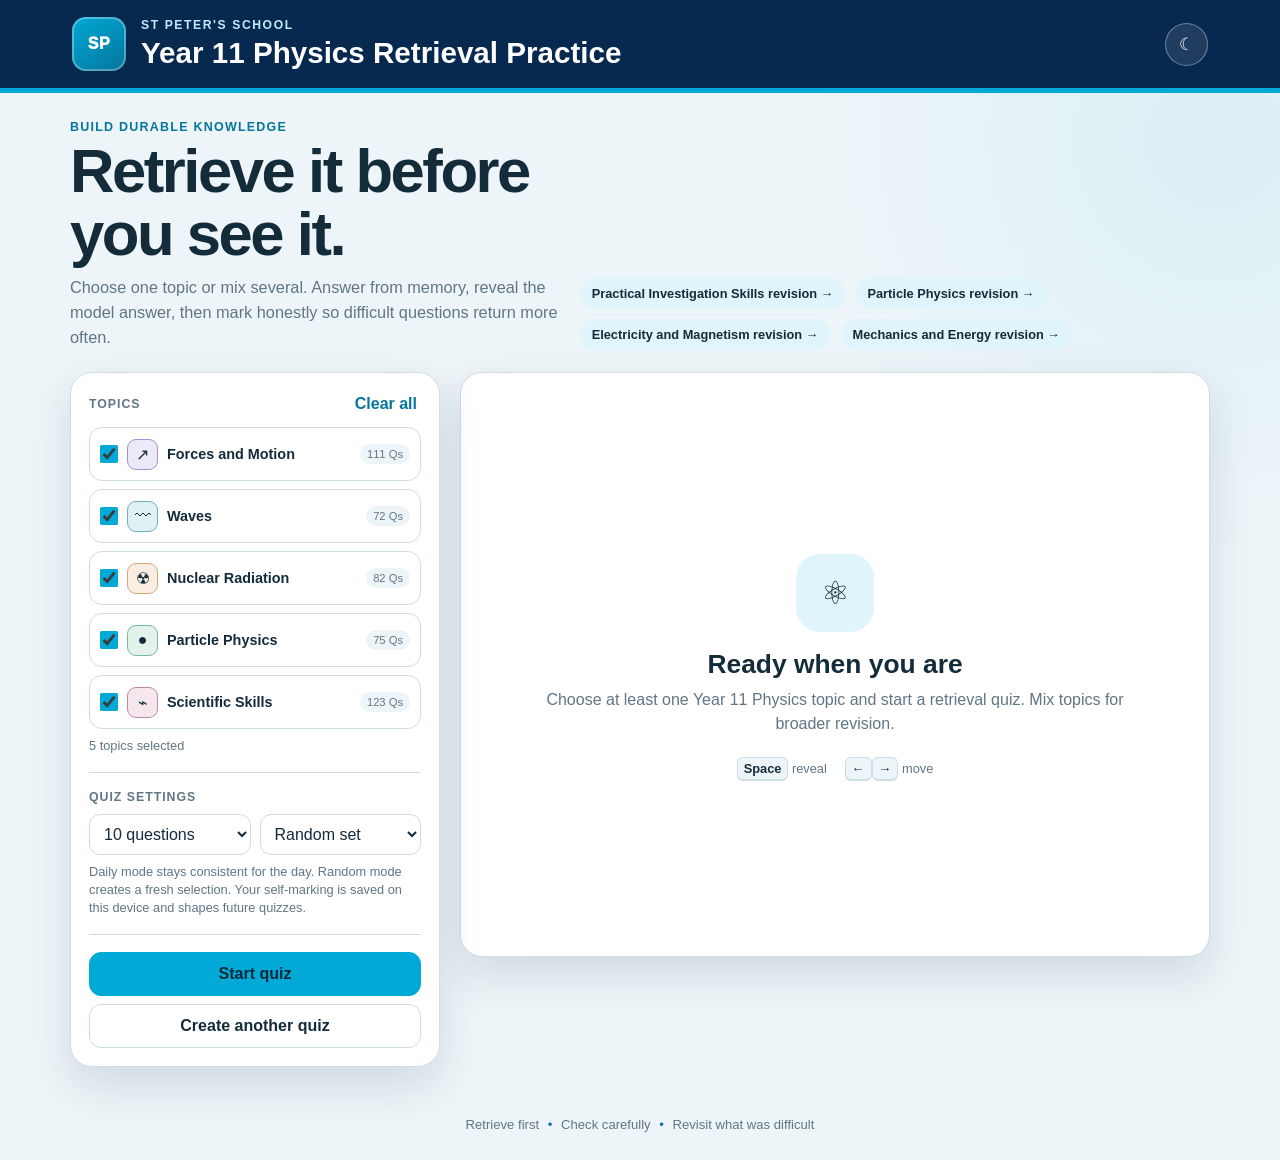
<file: index.html>
<!doctype html>
<html lang="en">
  <head>
    <meta charset="UTF-8" />
    <meta name="viewport" content="width=device-width, initial-scale=1.0" />
    <meta
      name="description"
      content="Year 11 Physics retrieval practice for St Peter's School."
    />
    <meta name="theme-color" content="#07284f" />
    <title>Year 11 Physics Retrieval Practice</title>
    <link rel="stylesheet" href="./styles.css" />
    <script src="./questions.js" defer></script>
    <script src="./app.js" defer></script>
  </head>
  <body>
    <header class="site-header">
      <div class="header-inner">
        <div class="school-badge" aria-hidden="true">SP</div>
        <div class="brand">
          <p class="school-name">St Peter's School</p>
          <h1>Year 11 Physics Retrieval Practice</h1>
        </div>
        <button class="theme-toggle" id="theme-toggle" type="button" aria-label="Use dark theme">
          <span aria-hidden="true">☾</span>
        </button>
      </div>
    </header>

    <main>
      <section class="hero" aria-labelledby="hero-heading">
        <div>
          <p class="eyebrow">Build durable knowledge</p>
          <h2 id="hero-heading">Retrieve it before you see it.</h2>
          <p class="hero-copy">
            Choose one topic or mix several. Answer from memory, reveal the model answer,
            then mark honestly so difficult questions return more often.
          </p>
        </div>
        <div class="course-links"><a class="course-pill" href="./practical-skills-revision/">Practical Investigation Skills revision →</a><a class="course-pill" href="./particle-physics-revision/">Particle Physics revision →</a><a class="course-pill" href="./electricity-magnetism-revision/">Electricity and Magnetism revision →</a><a class="course-pill" href="./mechanics-energy-revision/">Mechanics and Energy revision →</a></div>
      </section>

      <div class="app-layout">
        <aside class="control-panel" aria-label="Quiz controls">
          <section class="control-block">
            <div class="label-row">
              <h3>Topics</h3>
              <button class="text-button" id="select-toggle" type="button">Clear all</button>
            </div>
            <div class="topic-list" id="topic-list"></div>
            <p class="selection-note" id="selection-note"></p>
          </section>

          <section class="control-block">
            <h3>Quiz settings</h3>
            <div class="select-grid">
              <label>
                <span class="sr-only">Number of questions</span>
                <select id="question-count">
                  <option value="5">5 questions</option>
                  <option value="10" selected>10 questions</option>
                  <option value="15">15 questions</option>
                  <option value="20">20 questions</option>
                  <option value="30">30 questions</option>
                  <option value="50">50 questions</option>
                </select>
              </label>
              <label>
                <span class="sr-only">Quiz selection mode</span>
                <select id="selection-mode">
                  <option value="random">Random set</option>
                  <option value="daily">Daily set</option>
                </select>
              </label>
            </div>
            <p class="settings-note">
              Daily mode stays consistent for the day. Random mode creates a fresh selection.
              Your self-marking is saved on this device and shapes future quizzes.
            </p>
          </section>

          <section class="control-block action-block">
            <button class="primary-button" id="start-button" type="button">Start quiz</button>
            <button class="secondary-button" id="another-button" type="button">Create another quiz</button>
          </section>
        </aside>

        <section class="quiz-card" id="quiz-card" aria-live="polite"></section>
      </div>
    </main>

    <footer>
      Retrieve first <span>•</span> Check carefully <span>•</span> Revisit what was difficult
    </footer>
  </body>
</html>
</file>
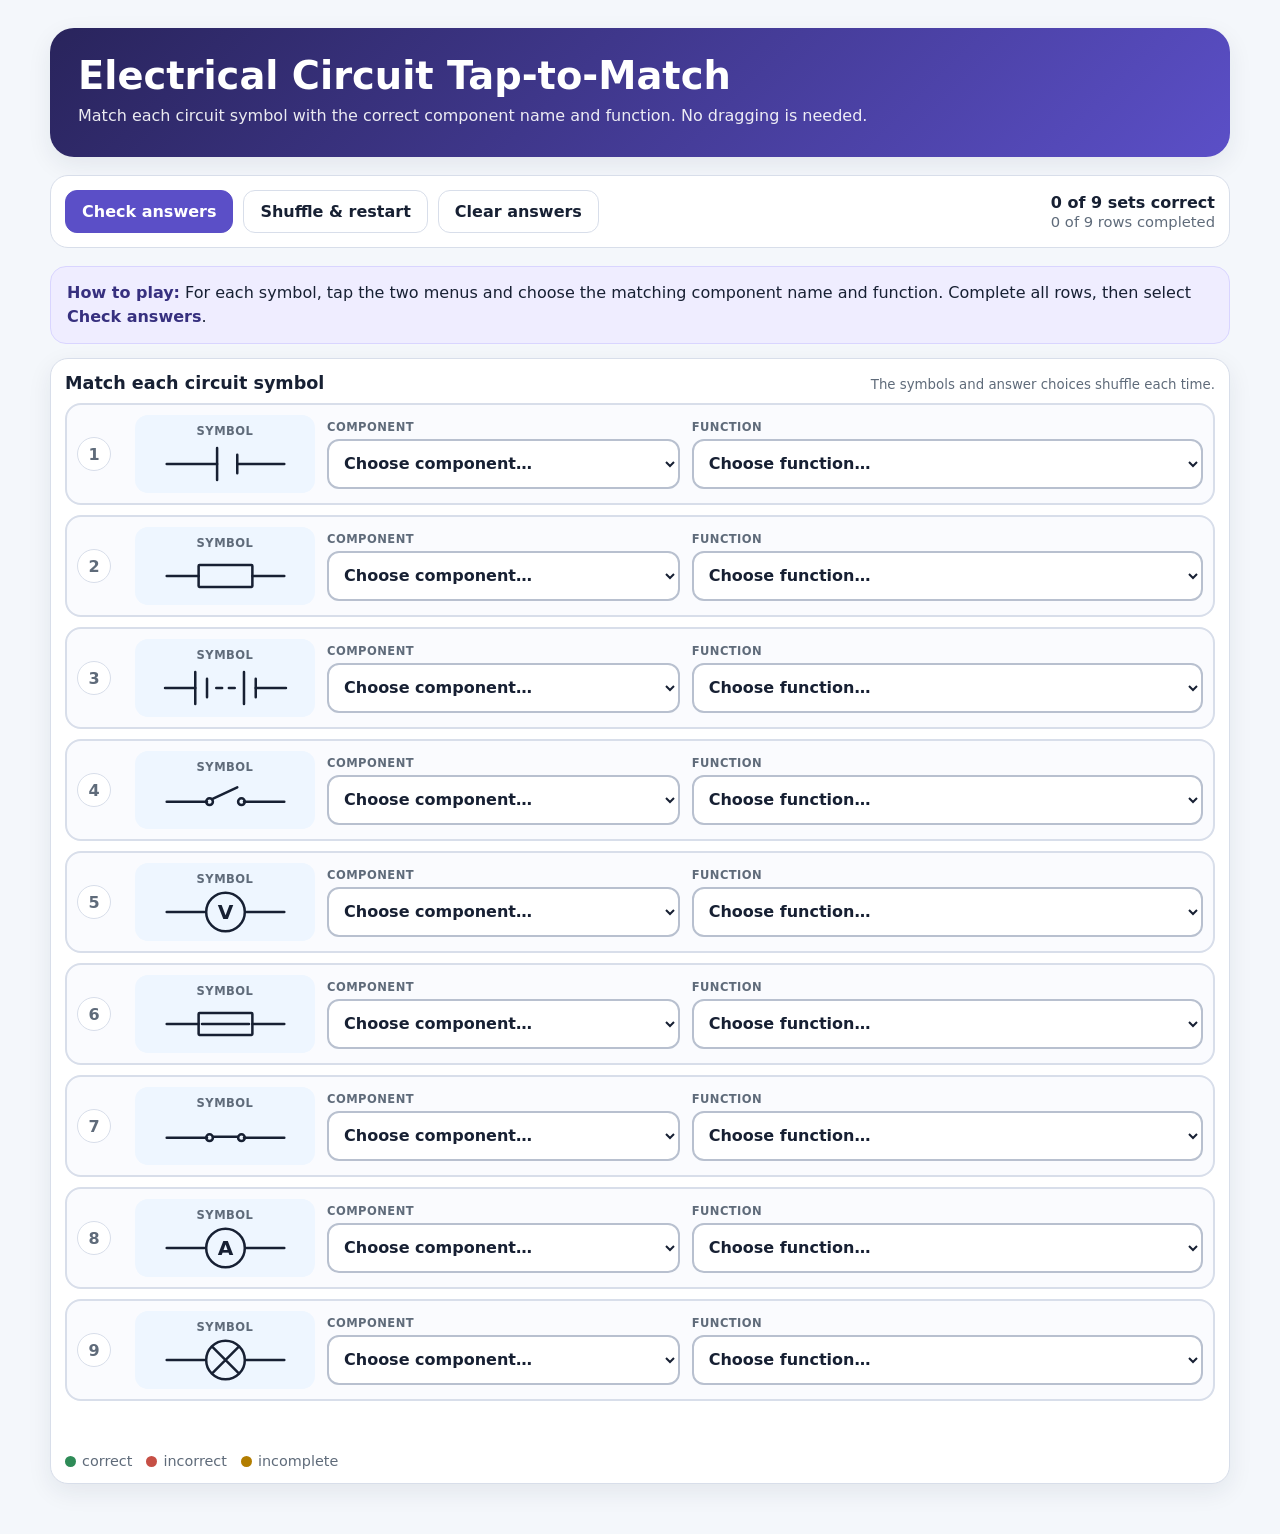
<file: circuit-card-sort/index.html>
<!doctype html>
<html lang="en">
<head>
  <meta charset="utf-8">
  <meta name="viewport" content="width=device-width, initial-scale=1">
  <title>Electrical Circuit Tap-to-Match</title>
  <style>
    :root {
      --bg: #f4f7fb;
      --panel: #ffffff;
      --ink: #172033;
      --muted: #5f6b7a;
      --line: #d8deea;
      --accent: #5b4fc7;
      --accent-soft: #efedff;
      --symbol: #eef6ff;
      --correct: #dff6e5;
      --correct-line: #2e8b57;
      --incorrect: #ffe8e5;
      --incorrect-line: #c64f45;
      --incomplete: #fff5d8;
      --incomplete-line: #b27d00;
      --shadow: 0 8px 24px rgba(30, 42, 70, .08);
    }

    * { box-sizing: border-box; }

    body {
      margin: 0;
      font-family: Inter, ui-sans-serif, system-ui, -apple-system, BlinkMacSystemFont, "Segoe UI", sans-serif;
      color: var(--ink);
      background: var(--bg);
    }

    button, select { font: inherit; }

    .page {
      width: min(1180px, calc(100% - 28px));
      margin: 0 auto;
      padding: 28px 0 50px;
    }

    .hero {
      background: linear-gradient(135deg, #29245c 0%, #5b4fc7 100%);
      color: white;
      border-radius: 24px;
      padding: 28px;
      box-shadow: var(--shadow);
    }

    .hero h1 {
      margin: 0 0 8px;
      font-size: clamp(1.7rem, 3vw, 2.7rem);
      line-height: 1.05;
    }

    .hero p {
      margin: 0;
      max-width: 850px;
      line-height: 1.55;
      color: rgba(255,255,255,.9);
    }

    .toolbar {
      margin: 18px 0;
      display: flex;
      gap: 10px;
      flex-wrap: wrap;
      align-items: center;
      background: var(--panel);
      border: 1px solid var(--line);
      border-radius: 18px;
      padding: 14px;
    }

    .toolbar button {
      border: 1px solid var(--line);
      background: white;
      color: var(--ink);
      padding: 11px 16px;
      border-radius: 12px;
      cursor: pointer;
      font-weight: 750;
    }

    .toolbar button.primary {
      border-color: var(--accent);
      background: var(--accent);
      color: white;
    }

    button:focus-visible,
    select:focus-visible {
      outline: 3px solid #ffd45a;
      outline-offset: 2px;
    }

    .status {
      margin-left: auto;
      min-width: 210px;
      text-align: right;
    }

    .status strong { display: block; }
    .status span { color: var(--muted); font-size: .92rem; }

    .instructions {
      margin: 0 0 14px;
      background: var(--accent-soft);
      border: 1px solid #d9d5ff;
      border-radius: 16px;
      padding: 14px 16px;
      line-height: 1.5;
    }

    .instructions b { color: #37307f; }

    .board {
      background: var(--panel);
      border: 1px solid var(--line);
      border-radius: 18px;
      padding: 14px;
      box-shadow: var(--shadow);
    }

    .board-title-row {
      display: flex;
      justify-content: space-between;
      align-items: baseline;
      gap: 12px;
      margin-bottom: 10px;
    }

    .board-title {
      margin: 0;
      font-size: 1.1rem;
    }

    .board-title-row small { color: var(--muted); }

    .matches {
      display: grid;
      gap: 10px;
    }

    .match-row {
      display: grid;
      grid-template-columns: 46px 180px minmax(200px, 1fr) minmax(300px, 1.45fr);
      gap: 12px;
      align-items: center;
      border: 2px solid var(--line);
      border-radius: 16px;
      padding: 10px;
      background: #fafbfe;
      transition: background .15s ease, border-color .15s ease;
    }

    .match-row.correct { background: var(--correct); border-color: var(--correct-line); }
    .match-row.incorrect { background: var(--incorrect); border-color: var(--incorrect-line); }
    .match-row.incomplete { background: var(--incomplete); border-color: var(--incomplete-line); }

    .row-number {
      display: grid;
      place-items: center;
      width: 34px;
      height: 34px;
      border-radius: 50%;
      background: white;
      border: 1px solid var(--line);
      color: var(--muted);
      font-weight: 900;
    }

    .symbol-card {
      min-height: 78px;
      border-radius: 13px;
      padding: 8px;
      background: var(--symbol);
      display: flex;
      flex-direction: column;
      justify-content: center;
      align-items: center;
      gap: 5px;
    }

    .type-tag,
    .field-label {
      font-size: .72rem;
      font-weight: 850;
      letter-spacing: .04em;
      text-transform: uppercase;
      color: var(--muted);
    }

    .symbol-svg {
      width: 100%;
      max-width: 145px;
      height: 42px;
      overflow: visible;
    }

    .answer-field {
      display: grid;
      gap: 5px;
      min-width: 0;
    }

    .answer-field select {
      width: 100%;
      min-height: 50px;
      border: 2px solid #b8c0cf;
      border-radius: 12px;
      padding: 9px 38px 9px 11px;
      background: white;
      color: var(--ink);
      cursor: pointer;
      font-weight: 650;
    }

    .match-row.correct select { border-color: var(--correct-line); }
    .match-row.incorrect select { border-color: var(--incorrect-line); }
    .match-row.incomplete select { border-color: var(--incomplete-line); }

    .feedback {
      margin-top: 14px;
      min-height: 28px;
      font-weight: 750;
    }

    .legend {
      margin-top: 10px;
      display: flex;
      flex-wrap: wrap;
      gap: 8px 14px;
      color: var(--muted);
      font-size: .9rem;
    }

    .legend span { display: inline-flex; align-items: center; gap: 6px; }
    .dot { width: 11px; height: 11px; border-radius: 50%; display: inline-block; }
    .dot.correct { background: var(--correct-line); }
    .dot.incorrect { background: var(--incorrect-line); }
    .dot.incomplete { background: var(--incomplete-line); }

    @media (max-width: 900px) {
      .match-row {
        grid-template-columns: 42px 160px 1fr;
      }

      .answer-field.function { grid-column: 2 / 4; }
    }

    @media (max-width: 650px) {
      .page { width: min(100% - 18px, 1180px); padding-top: 10px; }
      .hero { border-radius: 18px; padding: 20px; }
      .status { width: 100%; margin-left: 0; text-align: left; }
      .board-title-row { display: block; }
      .board-title-row small { display: block; margin-top: 4px; }

      .match-row {
        grid-template-columns: 38px 1fr;
        gap: 9px;
      }

      .symbol-card,
      .answer-field { grid-column: 2; }
      .answer-field.function { grid-column: 2; }
      .answer-field select { min-height: 52px; }
    }
  </style>
</head>
<body>
  <main class="page">
    <section class="hero">
      <h1>Electrical Circuit Tap-to-Match</h1>
      <p>Match each circuit symbol with the correct component name and function. No dragging is needed.</p>
    </section>

    <div class="toolbar" aria-label="Activity controls">
      <button class="primary" id="checkBtn" type="button">Check answers</button>
      <button id="restartBtn" type="button">Shuffle &amp; restart</button>
      <button id="clearBtn" type="button">Clear answers</button>
      <div class="status" aria-live="polite">
        <strong id="scoreText">0 of 9 sets correct</strong>
        <span id="completedText">0 of 9 rows completed</span>
      </div>
    </div>

    <div class="instructions">
      <b>How to play:</b> For each symbol, tap the two menus and choose the matching component name and function. Complete all rows, then select <b>Check answers</b>.
    </div>

    <section class="board" aria-label="Circuit symbol matching activity">
      <div class="board-title-row">
        <h2 class="board-title">Match each circuit symbol</h2>
        <small>The symbols and answer choices shuffle each time.</small>
      </div>
      <div class="matches" id="matches"></div>
      <div class="feedback" id="feedback" aria-live="polite"></div>
      <div class="legend" aria-label="Answer colour key">
        <span><i class="dot correct"></i> correct</span>
        <span><i class="dot incorrect"></i> incorrect</span>
        <span><i class="dot incomplete"></i> incomplete</span>
      </div>
    </section>
  </main>

  <script>
    const items = [
      { id: 'open-switch', component: 'Open Switch', fn: 'Breaks the circuit, so current cannot flow.' },
      { id: 'closed-switch', component: 'Closed Switch', fn: 'Completes the circuit, so current can flow.' },
      { id: 'lamp', component: 'Lamp', fn: 'Converts electrical energy into light and heat.' },
      { id: 'voltmeter', component: 'Voltmeter', fn: 'Measures voltage across a component.' },
      { id: 'ammeter', component: 'Ammeter', fn: 'Measures current flowing in a circuit.' },
      { id: 'resistor', component: 'Resistor', fn: 'Reduces or limits current.' },
      { id: 'fuse', component: 'Fuse', fn: 'Melts and breaks the circuit if current is too high.' },
      { id: 'cell', component: 'Cell', fn: 'Provides voltage to push charge around the circuit.' },
      { id: 'battery', component: 'Battery', fn: 'Two or more cells providing voltage.' }
    ];

    const matches = document.getElementById('matches');
    const scoreText = document.getElementById('scoreText');
    const completedText = document.getElementById('completedText');
    const feedback = document.getElementById('feedback');

    function shuffled(arr) {
      const copy = [...arr];
      for (let i = copy.length - 1; i > 0; i--) {
        const j = Math.floor(Math.random() * (i + 1));
        [copy[i], copy[j]] = [copy[j], copy[i]];
      }
      return copy;
    }

    function symbolSVG(id) {
      const common = 'stroke="currentColor" stroke-width="3" fill="none" stroke-linecap="round" stroke-linejoin="round"';
      const wrap = inner => `<svg class="symbol-svg" viewBox="0 0 160 50" role="img" aria-label="Circuit symbol" xmlns="http://www.w3.org/2000/svg">${inner}</svg>`;

      if (id === 'open-switch') return wrap(`<path ${common} d="M10 27 H58 M102 27 H150"/><circle ${common} cx="61" cy="27" r="4"/><circle ${common} cx="99" cy="27" r="4"/><path ${common} d="M64 24 L94 10"/>`);
      if (id === 'closed-switch') return wrap(`<path ${common} d="M10 27 H58 M102 27 H150"/><circle ${common} cx="61" cy="27" r="4"/><circle ${common} cx="99" cy="27" r="4"/><path ${common} d="M65 26 L95 26"/>`);
      if (id === 'lamp') return wrap(`<path ${common} d="M10 25 H55 M105 25 H150"/><circle ${common} cx="80" cy="25" r="23"/><path ${common} d="M65 10 L95 40 M95 10 L65 40"/>`);
      if (id === 'voltmeter') return wrap(`<path ${common} d="M10 25 H55 M105 25 H150"/><circle ${common} cx="80" cy="25" r="23"/><text x="80" y="33" text-anchor="middle" font-size="24" font-weight="700" fill="currentColor" stroke="none">V</text>`);
      if (id === 'ammeter') return wrap(`<path ${common} d="M10 25 H55 M105 25 H150"/><circle ${common} cx="80" cy="25" r="23"/><text x="80" y="33" text-anchor="middle" font-size="24" font-weight="700" fill="currentColor" stroke="none">A</text>`);
      if (id === 'resistor') return wrap(`<path ${common} d="M10 25 H48 M112 25 H150"/><rect ${common} x="48" y="12" width="64" height="26" rx="1"/>`);
      if (id === 'fuse') return wrap(`<path ${common} d="M10 25 H48 M112 25 H150"/><rect ${common} x="48" y="12" width="64" height="26" rx="1"/><path ${common} d="M52 25 H108"/>`);
      if (id === 'cell') return wrap(`<path ${common} d="M10 25 H70 M94 25 H150"/><path ${common} d="M70 6 V44 M94 14 V36"/>`);
      if (id === 'battery') return wrap(`<path ${common} d="M8 25 H44 M116 25 H152"/><path ${common} d="M44 6 V44 M58 14 V36 M102 6 V44 M116 14 V36"/><path ${common} d="M69 25 H76 M84 25 H91"/>`);
      return '';
    }

    function makeSelect(type, rowNumber) {
      const select = document.createElement('select');
      select.dataset.answer = type;
      select.setAttribute('aria-label', `Row ${rowNumber}: choose the ${type === 'component' ? 'component name' : 'function'}`);

      const prompt = document.createElement('option');
      prompt.value = '';
      prompt.textContent = type === 'component' ? 'Choose component…' : 'Choose function…';
      select.appendChild(prompt);

      shuffled(items).forEach(item => {
        const option = document.createElement('option');
        option.value = item.id;
        option.textContent = type === 'component' ? item.component : item.fn;
        select.appendChild(option);
      });

      select.addEventListener('change', () => {
        const row = select.closest('.match-row');
        row.classList.remove('correct', 'incorrect', 'incomplete');
        scoreText.textContent = `0 of ${items.length} sets correct`;
        feedback.textContent = '';
        updateStatus();
      });
      return select;
    }

    function makeRow(item, index) {
      const row = document.createElement('article');
      row.className = 'match-row';
      row.dataset.id = item.id;

      const number = document.createElement('div');
      number.className = 'row-number';
      number.textContent = index + 1;

      const symbol = document.createElement('div');
      symbol.className = 'symbol-card';
      symbol.innerHTML = `<span class="type-tag">Symbol</span>${symbolSVG(item.id)}`;

      const componentField = document.createElement('label');
      componentField.className = 'answer-field component';
      componentField.innerHTML = '<span class="field-label">Component</span>';
      componentField.appendChild(makeSelect('component', index + 1));

      const functionField = document.createElement('label');
      functionField.className = 'answer-field function';
      functionField.innerHTML = '<span class="field-label">Function</span>';
      functionField.appendChild(makeSelect('function', index + 1));

      row.append(number, symbol, componentField, functionField);
      return row;
    }

    function updateStatus() {
      const completed = [...document.querySelectorAll('.match-row')].filter(row =>
        row.querySelector('[data-answer="component"]').value &&
        row.querySelector('[data-answer="function"]').value
      ).length;
      completedText.textContent = `${completed} of ${items.length} rows completed`;
    }

    function checkAnswers() {
      let correct = 0;
      let completed = 0;

      document.querySelectorAll('.match-row').forEach(row => {
        row.classList.remove('correct', 'incorrect', 'incomplete');
        const component = row.querySelector('[data-answer="component"]').value;
        const fn = row.querySelector('[data-answer="function"]').value;

        if (!component || !fn) {
          row.classList.add('incomplete');
          return;
        }

        completed++;
        if (component === row.dataset.id && fn === row.dataset.id) {
          correct++;
          row.classList.add('correct');
        } else {
          row.classList.add('incorrect');
        }
      });

      scoreText.textContent = `${correct} of ${items.length} sets correct`;
      if (correct === items.length) {
        feedback.textContent = 'Excellent — all nine circuit component sets are correct.';
      } else if (completed < items.length) {
        feedback.textContent = `${correct} correct so far. Complete the amber rows, then check again.`;
      } else {
        feedback.textContent = `${correct} correct. Change the answers in the red rows and check again.`;
      }
    }

    function clearAnswers() {
      document.querySelectorAll('select').forEach(select => { select.value = ''; });
      document.querySelectorAll('.match-row').forEach(row => row.classList.remove('correct', 'incorrect', 'incomplete'));
      scoreText.textContent = `0 of ${items.length} sets correct`;
      feedback.textContent = '';
      updateStatus();
    }

    function restart() {
      matches.innerHTML = '';
      shuffled(items).forEach((item, index) => matches.appendChild(makeRow(item, index)));
      scoreText.textContent = `0 of ${items.length} sets correct`;
      feedback.textContent = '';
      updateStatus();
    }

    document.getElementById('checkBtn').addEventListener('click', checkAnswers);
    document.getElementById('restartBtn').addEventListener('click', restart);
    document.getElementById('clearBtn').addEventListener('click', clearAnswers);

    restart();
  </script>
</body>
</html>
</file>
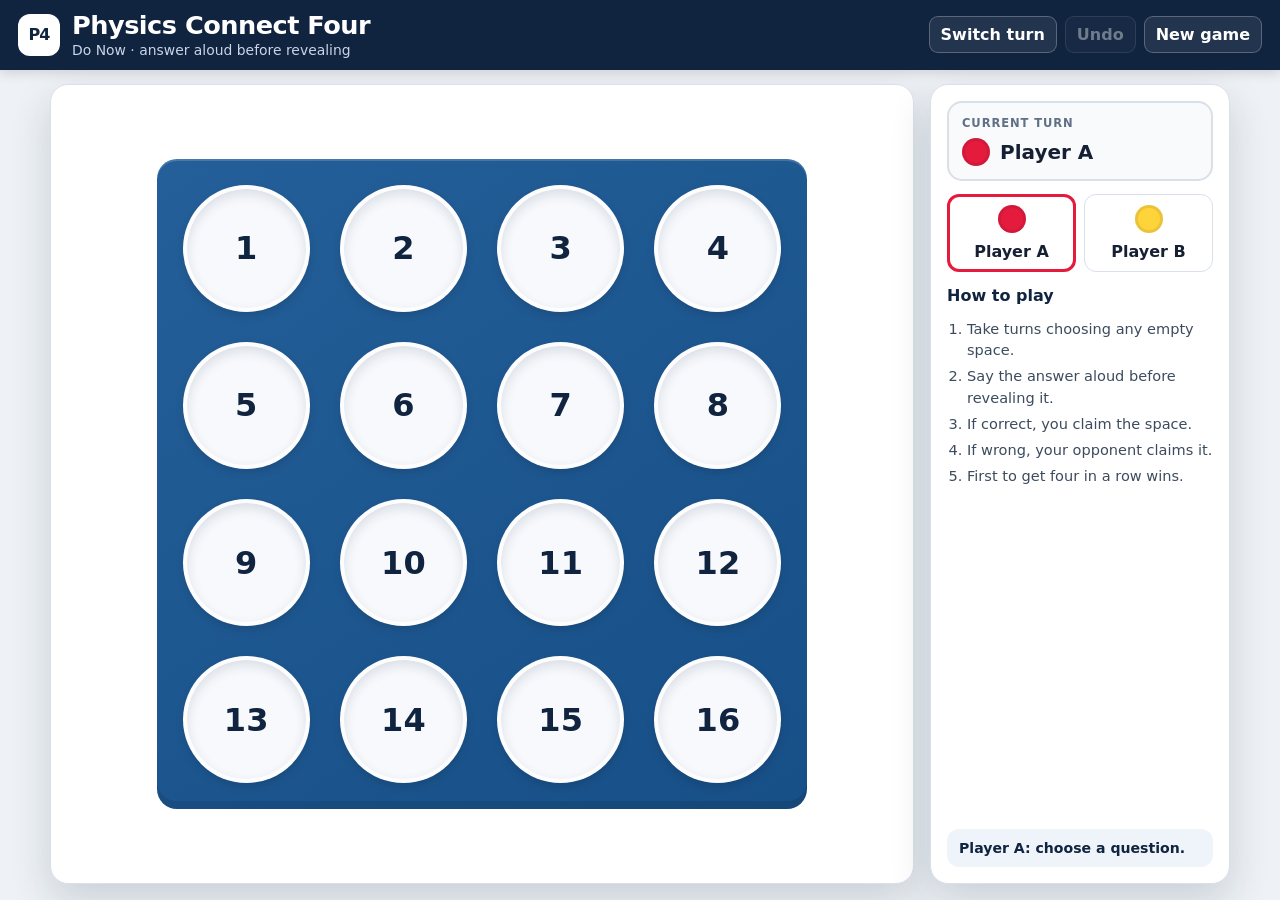
<file: connect-four-do-now/index.html>
<!DOCTYPE html>
<html lang="en">
<head>
  <meta charset="UTF-8" />
  <meta name="viewport" content="width=device-width, initial-scale=1.0" />
  <title>Physics Connect Four – Do Now</title>
  <style>
    :root {
      --navy: #10233f;
      --navy-2: #18365f;
      --blue: #245a8d;
      --board: #174f87;
      --red: #e51b3e;
      --red-dark: #b90f2c;
      --yellow: #ffd43b;
      --yellow-dark: #d9aa00;
      --cream: #f7f4ec;
      --white: #ffffff;
      --ink: #172033;
      --muted: #607086;
      --border: #d9e0e8;
      --success: #17834f;
      --danger: #b3273e;
      --shadow: 0 16px 40px rgba(14, 34, 59, 0.16);
    }

    * { box-sizing: border-box; }

    html, body {
      margin: 0;
      min-height: 100%;
      font-family: Inter, ui-sans-serif, system-ui, -apple-system, BlinkMacSystemFont, "Segoe UI", sans-serif;
      background: #eef2f6;
      color: var(--ink);
    }

    body {
      min-height: 100vh;
      overflow-x: hidden;
    }

    button, input { font: inherit; }

    .app {
      min-height: 100vh;
      display: flex;
      flex-direction: column;
    }

    header {
      background: var(--navy);
      color: white;
      padding: 12px 18px;
      display: flex;
      align-items: center;
      justify-content: space-between;
      gap: 18px;
      box-shadow: 0 2px 12px rgba(0,0,0,.16);
      z-index: 2;
    }

    .title-wrap {
      display: flex;
      align-items: center;
      gap: 12px;
      min-width: 0;
    }

    .mini-logo {
      width: 42px;
      height: 42px;
      border-radius: 12px;
      display: grid;
      place-items: center;
      background: white;
      color: var(--navy);
      font-weight: 900;
      letter-spacing: -1px;
      flex: 0 0 auto;
    }

    h1 {
      margin: 0;
      font-size: clamp(1.25rem, 2vw, 1.8rem);
      line-height: 1.05;
      letter-spacing: -0.02em;
    }

    .subtitle {
      margin-top: 3px;
      color: #c8d6e8;
      font-size: .87rem;
    }

    .header-actions {
      display: flex;
      gap: 8px;
      flex-wrap: wrap;
      justify-content: flex-end;
    }

    .header-btn {
      border: 1px solid rgba(255,255,255,.25);
      background: rgba(255,255,255,.08);
      color: white;
      border-radius: 9px;
      padding: 8px 11px;
      cursor: pointer;
      font-weight: 700;
    }

    .header-btn:hover { background: rgba(255,255,255,.15); }
    .header-btn:disabled { opacity: .4; cursor: not-allowed; }

    main {
      flex: 1;
      width: min(1180px, calc(100% - 24px));
      margin: 0 auto;
      padding: 14px 0 16px;
      display: grid;
      grid-template-columns: minmax(0, 1fr) 300px;
      gap: 16px;
      align-items: stretch;
    }

    .board-card, .side-card {
      background: white;
      border: 1px solid var(--border);
      border-radius: 18px;
      box-shadow: var(--shadow);
    }

    .board-card {
      padding: 12px;
      display: flex;
      align-items: center;
      justify-content: center;
      min-height: 0;
    }

    .board {
      width: min(100%, 650px);
      aspect-ratio: 1 / 1;
      background: linear-gradient(145deg, #245f99, var(--board));
      border-radius: 20px;
      padding: clamp(10px, 1.5vw, 17px);
      display: grid;
      grid-template-columns: repeat(4, 1fr);
      grid-template-rows: repeat(4, 1fr);
      gap: clamp(8px, 1.2vw, 13px);
      box-shadow: inset 0 -8px 0 rgba(0,0,0,.10), inset 0 2px 0 rgba(255,255,255,.16);
    }

    .cell {
      border: 0;
      background: transparent;
      padding: 0;
      cursor: pointer;
      display: grid;
      place-items: center;
      position: relative;
      min-width: 0;
    }

    .disc {
      width: 88%;
      aspect-ratio: 1;
      border-radius: 50%;
      display: grid;
      place-items: center;
      background: #f7f9fc;
      color: var(--navy);
      font-size: clamp(1.15rem, 3.5vw, 2rem);
      font-weight: 900;
      border: 4px solid rgba(255,255,255,.72);
      box-shadow: inset 0 5px 12px rgba(16,35,63,.12), 0 4px 9px rgba(0,0,0,.12);
      transition: transform .14s ease, box-shadow .14s ease, background .18s ease;
      user-select: none;
    }

    .cell:hover .disc {
      transform: translateY(-2px) scale(1.02);
      box-shadow: inset 0 5px 12px rgba(16,35,63,.12), 0 7px 14px rgba(0,0,0,.18);
    }

    .cell.claimed { cursor: default; }
    .cell.claimed:hover .disc { transform: none; }

    .cell.red .disc {
      background: radial-gradient(circle at 35% 30%, #ff526d, var(--red) 58%, var(--red-dark));
      color: white;
      border-color: rgba(255,255,255,.24);
    }

    .cell.yellow .disc {
      background: radial-gradient(circle at 35% 30%, #ffe985, var(--yellow) 58%, var(--yellow-dark));
      color: #4f3a00;
      border-color: rgba(255,255,255,.4);
    }

    .cell.winner .disc {
      outline: 6px solid white;
      outline-offset: -8px;
      animation: pulse 1s ease-in-out infinite alternate;
    }

    @keyframes pulse {
      from { transform: scale(1); }
      to { transform: scale(1.06); }
    }

    .side-card {
      padding: 16px;
      display: flex;
      flex-direction: column;
      gap: 13px;
    }

    .turn-card {
      border: 2px solid var(--border);
      border-radius: 15px;
      padding: 13px;
      background: #f8fafc;
    }

    .turn-label {
      text-transform: uppercase;
      letter-spacing: .08em;
      font-size: .72rem;
      font-weight: 900;
      color: var(--muted);
      margin-bottom: 8px;
    }

    .turn-player {
      display: flex;
      align-items: center;
      gap: 10px;
      font-size: 1.25rem;
      font-weight: 900;
    }

    .token-dot {
      width: 28px;
      height: 28px;
      border-radius: 50%;
      border: 3px solid rgba(0,0,0,.08);
      flex: 0 0 auto;
    }

    .token-dot.red { background: var(--red); }
    .token-dot.yellow { background: var(--yellow); }

    .players {
      display: grid;
      grid-template-columns: 1fr 1fr;
      gap: 8px;
    }

    .player-box {
      border-radius: 12px;
      padding: 10px;
      border: 1px solid var(--border);
      background: white;
      text-align: center;
    }

    .player-box strong { display: block; margin-top: 5px; }
    .player-box.active { border-width: 3px; padding: 8px; }
    .player-box.active.a { border-color: var(--red); }
    .player-box.active.b { border-color: #e6b700; }

    .side-card h2 {
      font-size: 1rem;
      margin: 1px 0 0;
      color: var(--navy);
    }

    .rules {
      margin: 0;
      padding-left: 20px;
      font-size: .91rem;
      color: #3c4b5e;
      line-height: 1.46;
    }

    .rules li + li { margin-top: 5px; }

    .status {
      margin-top: auto;
      border-radius: 12px;
      padding: 11px 12px;
      background: #eef4fa;
      color: var(--navy);
      font-size: .88rem;
      font-weight: 700;
    }

    .modal-backdrop {
      position: fixed;
      inset: 0;
      background: rgba(8, 18, 33, .68);
      display: none;
      align-items: center;
      justify-content: center;
      padding: 18px;
      z-index: 20;
      backdrop-filter: blur(4px);
    }

    .modal-backdrop.open { display: flex; }

    .modal {
      width: min(760px, 100%);
      max-height: min(90vh, 760px);
      overflow: auto;
      background: white;
      border-radius: 20px;
      box-shadow: 0 24px 80px rgba(0,0,0,.32);
      padding: clamp(20px, 4vw, 34px);
      position: relative;
    }

    .close-btn {
      position: absolute;
      right: 14px;
      top: 12px;
      width: 38px;
      height: 38px;
      border: 0;
      border-radius: 50%;
      background: #eef2f6;
      color: var(--navy);
      cursor: pointer;
      font-size: 1.25rem;
      font-weight: 800;
    }

    .question-top {
      display: flex;
      gap: 10px;
      align-items: center;
      padding-right: 40px;
      margin-bottom: 18px;
    }

    .question-number {
      width: 42px;
      height: 42px;
      border-radius: 50%;
      display: grid;
      place-items: center;
      background: var(--navy);
      color: white;
      font-weight: 900;
      flex: 0 0 auto;
    }

    .question-player {
      border-radius: 999px;
      padding: 8px 12px;
      font-size: .86rem;
      font-weight: 900;
    }

    .question-player.a { background: #ffe8ed; color: #a8112c; }
    .question-player.b { background: #fff4bf; color: #735900; }

    .question-text {
      font-size: clamp(1.5rem, 3.4vw, 2.25rem);
      line-height: 1.26;
      letter-spacing: -0.025em;
      font-weight: 800;
      color: var(--navy);
      margin: 8px 0 24px;
    }

    .answer-box {
      display: none;
      border-left: 6px solid var(--blue);
      background: #eef5fb;
      border-radius: 10px;
      padding: 16px 18px;
      margin-bottom: 18px;
    }

    .answer-box.show { display: block; }
    .answer-label {
      text-transform: uppercase;
      letter-spacing: .09em;
      font-size: .7rem;
      font-weight: 900;
      color: var(--muted);
      margin-bottom: 7px;
    }

    .answer-text {
      font-size: clamp(1.2rem, 2.5vw, 1.65rem);
      line-height: 1.35;
      font-weight: 850;
      color: #24516d;
    }

    .modal-actions {
      display: grid;
      grid-template-columns: 1fr 1fr;
      gap: 10px;
    }

    .modal-actions.single { grid-template-columns: 1fr; }

    .big-btn {
      border: 0;
      border-radius: 12px;
      padding: 14px 16px;
      font-weight: 900;
      cursor: pointer;
      font-size: 1rem;
    }

    .reveal-btn { background: var(--navy); color: white; }
    .correct-btn { background: #dff5e9; color: #0d6b3d; border: 2px solid #a8dfc1; }
    .wrong-btn { background: #fff0f2; color: #9a1931; border: 2px solid #efb7c2; }
    .big-btn:hover { filter: brightness(.97); transform: translateY(-1px); }

    .mark-actions { display: none; }
    .mark-actions.show { display: grid; }

    .winner-overlay {
      position: fixed;
      inset: 0;
      background: rgba(8,18,33,.72);
      display: none;
      align-items: center;
      justify-content: center;
      padding: 20px;
      z-index: 30;
    }

    .winner-overlay.show { display: flex; }

    .winner-card {
      width: min(520px, 100%);
      background: white;
      border-radius: 22px;
      padding: 30px;
      text-align: center;
      box-shadow: 0 26px 90px rgba(0,0,0,.36);
    }

    .winner-token {
      width: 78px;
      height: 78px;
      margin: 0 auto 14px;
      border-radius: 50%;
      box-shadow: inset 0 4px 8px rgba(255,255,255,.4), 0 7px 16px rgba(0,0,0,.16);
    }

    .winner-token.red { background: var(--red); }
    .winner-token.yellow { background: var(--yellow); }

    .winner-card h2 {
      margin: 0 0 8px;
      font-size: 2rem;
      color: var(--navy);
    }

    .winner-card p { margin: 0 0 20px; color: var(--muted); }

    .winner-actions {
      display: grid;
      grid-template-columns: 1fr 1fr;
      gap: 10px;
    }

    .secondary-btn {
      background: #eef2f6;
      color: var(--navy);
      border: 0;
      border-radius: 11px;
      padding: 12px;
      font-weight: 800;
      cursor: pointer;
    }

    .primary-btn {
      background: var(--navy);
      color: white;
      border: 0;
      border-radius: 11px;
      padding: 12px;
      font-weight: 800;
      cursor: pointer;
    }

    @media (max-width: 850px) {
      body { overflow: auto; }
      main { grid-template-columns: 1fr; }
      .side-card { order: -1; }
      .players { display: none; }
      .side-card h2, .rules { display: none; }
      .status { margin-top: 0; }
      .board { width: min(92vw, 650px); }
    }

    @media (max-width: 560px) {
      header { align-items: flex-start; }
      .subtitle { display: none; }
      .header-actions { gap: 5px; }
      .header-btn { padding: 7px 8px; font-size: .8rem; }
      main { width: min(100% - 12px, 1180px); padding-top: 7px; gap: 8px; }
      .board-card, .side-card { border-radius: 13px; }
      .side-card { padding: 10px; }
      .turn-card { padding: 9px; }
      .board-card { padding: 7px; }
      .board { border-radius: 14px; gap: 6px; padding: 7px; }
      .disc { border-width: 3px; }
      .modal-actions, .winner-actions { grid-template-columns: 1fr; }
    }
  </style>
</head>
<body>
  <div class="app">
    <header>
      <div class="title-wrap">
        <div class="mini-logo">P4</div>
        <div>
          <h1>Physics Connect Four</h1>
          <div class="subtitle">Do Now · answer aloud before revealing</div>
        </div>
      </div>
      <div class="header-actions">
        <button id="switchTurnBtn" class="header-btn" type="button">Switch turn</button>
        <button id="undoBtn" class="header-btn" type="button" disabled>Undo</button>
        <button id="newGameBtn" class="header-btn" type="button">New game</button>
      </div>
    </header>

    <main>
      <section class="board-card" aria-label="Connect Four question board">
        <div id="board" class="board"></div>
      </section>

      <aside class="side-card">
        <div class="turn-card">
          <div class="turn-label">Current turn</div>
          <div class="turn-player">
            <span id="turnDot" class="token-dot red"></span>
            <span id="turnText">Player A</span>
          </div>
        </div>

        <div class="players">
          <div id="playerABox" class="player-box a active">
            <span class="token-dot red" style="display:inline-block"></span>
            <strong>Player A</strong>
          </div>
          <div id="playerBBox" class="player-box b">
            <span class="token-dot yellow" style="display:inline-block"></span>
            <strong>Player B</strong>
          </div>
        </div>

        <h2>How to play</h2>
        <ol class="rules">
          <li>Take turns choosing any empty space.</li>
          <li>Say the answer aloud before revealing it.</li>
          <li>If correct, you claim the space.</li>
          <li>If wrong, your opponent claims it.</li>
          <li>First to get four in a row wins.</li>
        </ol>

        <div id="status" class="status">Player A: choose a question.</div>
      </aside>
    </main>
  </div>

  <div id="questionModal" class="modal-backdrop" role="dialog" aria-modal="true" aria-labelledby="questionText">
    <div class="modal">
      <button id="closeModalBtn" class="close-btn" type="button" aria-label="Close">×</button>
      <div class="question-top">
        <div id="questionNumber" class="question-number">1</div>
        <div id="questionPlayer" class="question-player a">Player A's question</div>
      </div>
      <div id="questionText" class="question-text"></div>

      <div id="answerBox" class="answer-box">
        <div class="answer-label">Answer</div>
        <div id="answerText" class="answer-text"></div>
      </div>

      <div id="revealActions" class="modal-actions single">
        <button id="revealBtn" class="big-btn reveal-btn" type="button">Reveal answer</button>
      </div>

      <div id="markActions" class="modal-actions mark-actions">
        <button id="correctBtn" class="big-btn correct-btn" type="button">Player A correct</button>
        <button id="wrongBtn" class="big-btn wrong-btn" type="button">Player A wrong</button>
      </div>
    </div>
  </div>

  <div id="winnerOverlay" class="winner-overlay">
    <div class="winner-card">
      <div id="winnerToken" class="winner-token red"></div>
      <h2 id="winnerTitle">Player A wins!</h2>
      <p>Four connected spaces.</p>
      <div class="winner-actions">
        <button id="closeWinnerBtn" class="secondary-btn" type="button">View board</button>
        <button id="playAgainBtn" class="primary-btn" type="button">Play again</button>
      </div>
    </div>
  </div>

  <script>
    const QUESTION_BANK = [
      {
        q: "Name the thermal property that gives the energy needed to change the state of 1 kg without changing its temperature.",
        a: "Specific latent heat."
      },
      {
        q: "Which motion quantity cannot be negative and does not include direction?",
        a: "Distance."
      },
      {
        q: "Which temperature scale uses the unit K without a degree symbol?",
        a: "The Kelvin scale."
      },
      {
        q: "Name the method of thermal energy transfer caused by movement within a liquid or gas.",
        a: "Convection."
      },
      {
        q: "What quantity compares light speed in a vacuum with light speed in a material?",
        a: "Refractive index."
      },
      {
        q: "What type of force can act without physical contact?",
        a: "A field force (a non-contact force)."
      },
      {
        q: "Which wave type includes rope waves and electromagnetic waves?",
        a: "Transverse waves."
      },
      {
        q: "What separation of white light occurs because colours refract by different amounts?",
        a: "Dispersion."
      },
      {
        q: "What force is exerted back during an interaction?",
        a: "The reaction force."
      },
      {
        q: "What process splits a heavy nucleus and releases energy and neutrons?",
        a: "Nuclear fission."
      },
      {
        q: "A swimmer pushes water backwards. What reaction accelerates the swimmer?",
        a: "The water pushes the swimmer forwards with an equal and opposite force."
      },
      {
        q: "Which calculation changes 640 counts per minute to 80 counts per minute in three equal decay intervals?",
        a: "Three half-lives: 640 → 320 → 160 → 80 counts per minute."
      },
      {
        q: "Why does plucking a guitar string harder make the sound louder?",
        a: "The string oscillates with greater amplitude and transfers more sound energy."
      },
      {
        q: "What type of force acts only when objects or materials touch?",
        a: "A contact force."
      },
      {
        q: "Which SI unit is used for frequency?",
        a: "Hertz (Hz)."
      },
      {
        q: "A distance–time line rises 40 m in 8 s. What speed does its gradient show?",
        a: "5 m/s, because 40 ÷ 8 = 5."
      }
    ];

    const boardEl = document.getElementById('board');
    const turnText = document.getElementById('turnText');
    const turnDot = document.getElementById('turnDot');
    const playerABox = document.getElementById('playerABox');
    const playerBBox = document.getElementById('playerBBox');
    const statusEl = document.getElementById('status');
    const undoBtn = document.getElementById('undoBtn');
    const newGameBtn = document.getElementById('newGameBtn');
    const switchTurnBtn = document.getElementById('switchTurnBtn');

    const modal = document.getElementById('questionModal');
    const closeModalBtn = document.getElementById('closeModalBtn');
    const questionNumber = document.getElementById('questionNumber');
    const questionPlayer = document.getElementById('questionPlayer');
    const questionText = document.getElementById('questionText');
    const answerBox = document.getElementById('answerBox');
    const answerText = document.getElementById('answerText');
    const revealBtn = document.getElementById('revealBtn');
    const revealActions = document.getElementById('revealActions');
    const markActions = document.getElementById('markActions');
    const correctBtn = document.getElementById('correctBtn');
    const wrongBtn = document.getElementById('wrongBtn');

    const winnerOverlay = document.getElementById('winnerOverlay');
    const winnerToken = document.getElementById('winnerToken');
    const winnerTitle = document.getElementById('winnerTitle');
    const closeWinnerBtn = document.getElementById('closeWinnerBtn');
    const playAgainBtn = document.getElementById('playAgainBtn');

    let questions = [];
    let cells = Array(16).fill(null); // 'A', 'B' or null
    let currentPlayer = 'A';
    let selectedIndex = null;
    let moveHistory = [];
    let gameOver = false;
    let winningIndices = [];

    function shuffle(array) {
      const copy = [...array];
      for (let i = copy.length - 1; i > 0; i--) {
        const j = Math.floor(Math.random() * (i + 1));
        [copy[i], copy[j]] = [copy[j], copy[i]];
      }
      return copy;
    }

    function playerName(player) { return player === 'A' ? 'Player A' : 'Player B'; }
    function opponent(player) { return player === 'A' ? 'B' : 'A'; }

    function newGame() {
      questions = shuffle(QUESTION_BANK);
      cells = Array(16).fill(null);
      currentPlayer = 'A';
      selectedIndex = null;
      moveHistory = [];
      gameOver = false;
      winningIndices = [];
      winnerOverlay.classList.remove('show');
      closeModal();
      renderBoard();
      updateTurnUI();
      statusEl.textContent = 'Player A: choose a question.';
    }

    function renderBoard() {
      boardEl.innerHTML = '';
      cells.forEach((owner, index) => {
        const btn = document.createElement('button');
        btn.type = 'button';
        btn.className = 'cell';
        btn.setAttribute('aria-label', owner ? `Question ${index + 1}, claimed by ${playerName(owner)}` : `Open question ${index + 1}`);

        if (owner) {
          btn.classList.add('claimed', owner === 'A' ? 'red' : 'yellow');
        }
        if (winningIndices.includes(index)) btn.classList.add('winner');

        const disc = document.createElement('div');
        disc.className = 'disc';
        disc.textContent = owner ? '' : (index + 1);
        btn.appendChild(disc);

        if (!owner && !gameOver) {
          btn.addEventListener('click', () => openQuestion(index));
        }
        boardEl.appendChild(btn);
      });
      undoBtn.disabled = moveHistory.length === 0;
    }

    function updateTurnUI() {
      const isA = currentPlayer === 'A';
      turnText.textContent = playerName(currentPlayer);
      turnDot.className = `token-dot ${isA ? 'red' : 'yellow'}`;
      playerABox.classList.toggle('active', isA);
      playerBBox.classList.toggle('active', !isA);
    }

    function openQuestion(index) {
      if (cells[index] || gameOver) return;
      selectedIndex = index;
      const item = questions[index];
      questionNumber.textContent = index + 1;
      questionText.textContent = item.q;
      answerText.textContent = item.a;
      questionPlayer.textContent = `${playerName(currentPlayer)}'s question`;
      questionPlayer.className = `question-player ${currentPlayer.toLowerCase()}`;
      correctBtn.textContent = `${playerName(currentPlayer)} correct`;
      wrongBtn.textContent = `${playerName(currentPlayer)} wrong`;
      answerBox.classList.remove('show');
      revealActions.style.display = 'grid';
      markActions.classList.remove('show');
      modal.classList.add('open');
    }

    function closeModal() {
      modal.classList.remove('open');
      selectedIndex = null;
      answerBox.classList.remove('show');
      markActions.classList.remove('show');
      revealActions.style.display = 'grid';
    }

    function revealAnswer() {
      answerBox.classList.add('show');
      revealActions.style.display = 'none';
      markActions.classList.add('show');
    }

    function claimSelected(correct) {
      if (selectedIndex === null || gameOver) return;

      const answeringPlayer = currentPlayer;
      const awardedPlayer = correct ? answeringPlayer : opponent(answeringPlayer);

      cells[selectedIndex] = awardedPlayer;
      moveHistory.push({
        index: selectedIndex,
        answeringPlayer,
        awardedPlayer,
        correct
      });

      const justPlayed = selectedIndex;
      closeModal();

      const result = findWinner();
      if (result) {
        gameOver = true;
        winningIndices = result.indices;
        renderBoard();
        statusEl.textContent = `${playerName(result.player)} has connected four!`;
        showWinner(result.player);
        return;
      }

      if (cells.every(Boolean)) {
        gameOver = true;
        renderBoard();
        statusEl.textContent = 'Board full — draw. Start a new game.';
        setTimeout(() => alert('Draw — the board is full.'), 50);
        return;
      }

      currentPlayer = opponent(answeringPlayer);
      updateTurnUI();
      renderBoard();

      if (correct) {
        statusEl.textContent = `${playerName(answeringPlayer)} claimed question ${justPlayed + 1}. ${playerName(currentPlayer)} to play.`;
      } else {
        statusEl.textContent = `${playerName(awardedPlayer)} claimed question ${justPlayed + 1}. ${playerName(currentPlayer)} to play.`;
      }
    }

    function findWinner() {
      const lines = [];
      // Rows
      for (let r = 0; r < 4; r++) lines.push([r*4, r*4+1, r*4+2, r*4+3]);
      // Columns
      for (let c = 0; c < 4; c++) lines.push([c, c+4, c+8, c+12]);
      // Diagonals
      lines.push([0,5,10,15], [3,6,9,12]);

      for (const indices of lines) {
        const first = cells[indices[0]];
        if (first && indices.every(i => cells[i] === first)) {
          return { player: first, indices };
        }
      }
      return null;
    }

    function showWinner(player) {
      const isA = player === 'A';
      winnerToken.className = `winner-token ${isA ? 'red' : 'yellow'}`;
      winnerTitle.textContent = `${playerName(player)} wins!`;
      winnerOverlay.classList.add('show');
    }

    function undoLastMove() {
      if (!moveHistory.length) return;
      const last = moveHistory.pop();
      cells[last.index] = null;
      currentPlayer = last.answeringPlayer;
      gameOver = false;
      winningIndices = [];
      winnerOverlay.classList.remove('show');
      updateTurnUI();
      renderBoard();
      statusEl.textContent = `Last move undone. ${playerName(currentPlayer)} to play.`;
    }

    function switchTurn() {
      if (gameOver || modal.classList.contains('open')) return;
      currentPlayer = opponent(currentPlayer);
      updateTurnUI();
      statusEl.textContent = `${playerName(currentPlayer)} to play.`;
    }

    revealBtn.addEventListener('click', revealAnswer);
    correctBtn.addEventListener('click', () => claimSelected(true));
    wrongBtn.addEventListener('click', () => claimSelected(false));
    closeModalBtn.addEventListener('click', closeModal);
    modal.addEventListener('click', (e) => { if (e.target === modal) closeModal(); });
    undoBtn.addEventListener('click', undoLastMove);
    switchTurnBtn.addEventListener('click', switchTurn);
    newGameBtn.addEventListener('click', () => {
      if (!moveHistory.length || confirm('Start a new game and shuffle the questions?')) newGame();
    });
    closeWinnerBtn.addEventListener('click', () => winnerOverlay.classList.remove('show'));
    playAgainBtn.addEventListener('click', newGame);

    document.addEventListener('keydown', (e) => {
      if (e.key === 'Escape') {
        if (winnerOverlay.classList.contains('show')) winnerOverlay.classList.remove('show');
        else closeModal();
      }
    });

    newGame();
  </script>
</body>
</html>
</file>
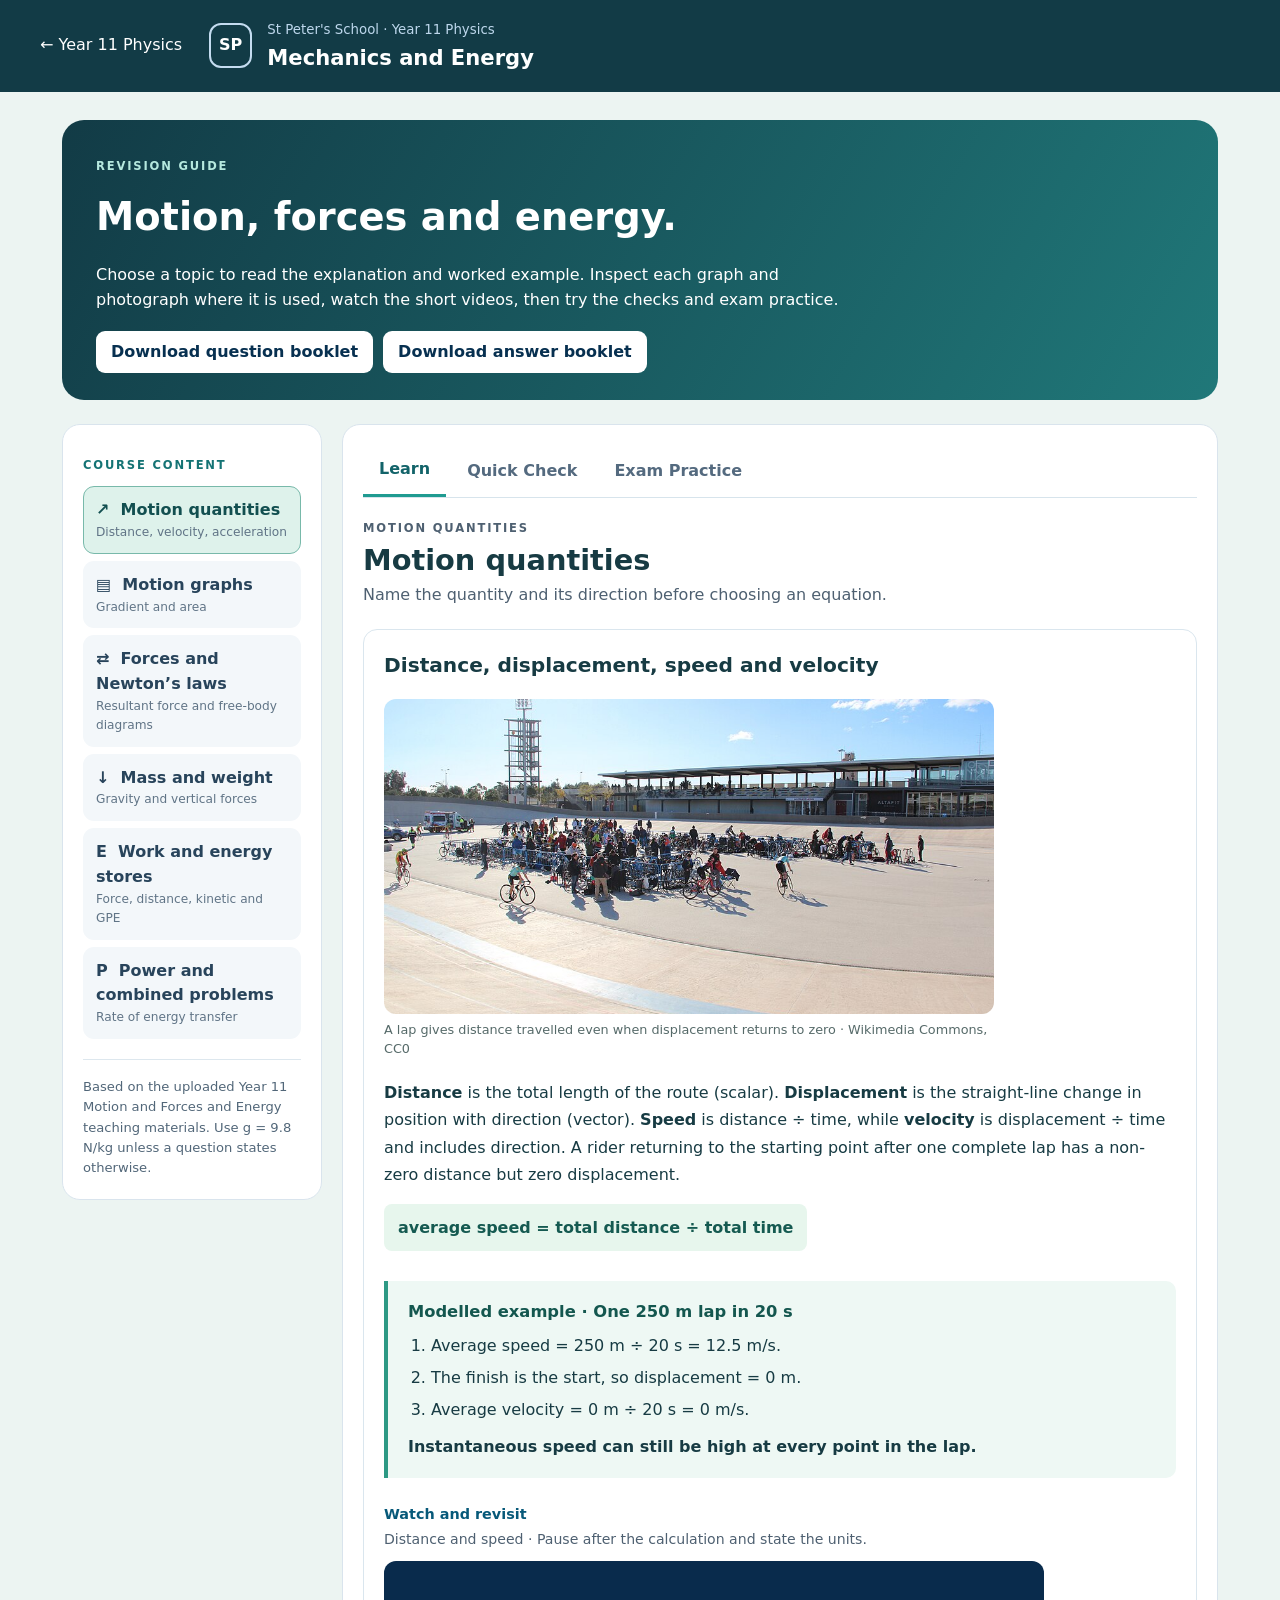
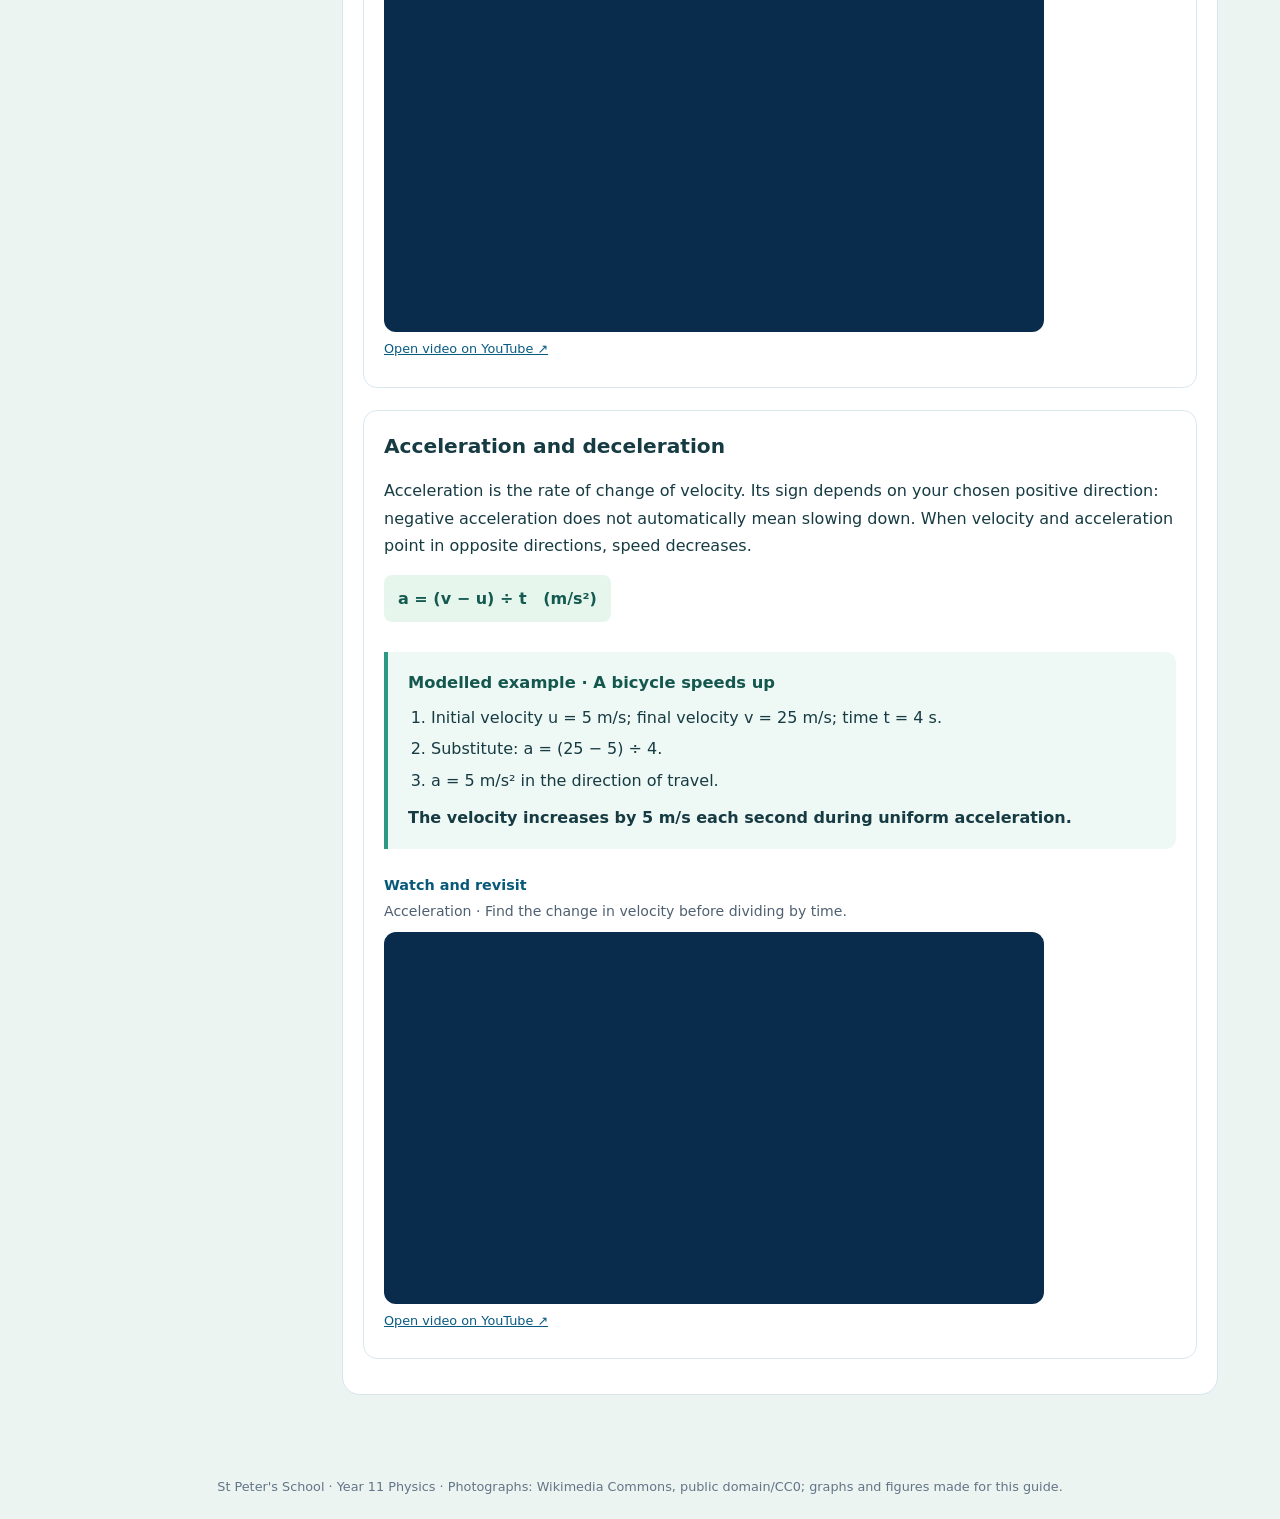
<file: mechanics-energy-revision/index.html>
<!doctype html>
<html lang="en"><head><meta charset="utf-8"><meta name="viewport" content="width=device-width,initial-scale=1"><meta name="theme-color" content="#123b46"><meta name="description" content="Year 11 mechanics and energy revision with worked examples, motion graphs, videos and exam style practice."><title>Mechanics and Energy | Year 11 Physics</title><link rel="stylesheet" href="./styles.css?v=1"><script defer src="./app.js?v=1"></script></head>
<body><header class="header"><a class="back" href="../">← Year 11 Physics</a><span class="badge">SP</span><div><small>St Peter's School · Year 11 Physics</small><h1>Mechanics and Energy</h1></div></header>
<main><div class="hero"><p class="eyebrow">REVISION GUIDE</p><h2>Motion, forces and energy.</h2><p>Choose a topic to read the explanation and worked example. Inspect each graph and photograph where it is used, watch the short videos, then try the checks and exam practice.</p><div class="actions"><a href="./mechanics-energy-practice-questions.docx" download>Download question booklet</a><a href="./mechanics-energy-practice-answers.docx" download>Download answer booklet</a></div></div><div class="layout"><aside><p class="eyebrow">COURSE CONTENT</p><nav id="topics" aria-label="Topic sections"></nav><div class="note">Based on the uploaded Year 11 Motion and Forces and Energy teaching materials. Use g = 9.8 N/kg unless a question states otherwise.</div></aside><div class="main"><div class="tabs" role="tablist" aria-label="Revision mode"><button data-tab="learn" role="tab" aria-selected="true">Learn</button><button data-tab="check" role="tab" aria-selected="false">Quick Check</button><button data-tab="exam" role="tab" aria-selected="false">Exam Practice</button></div><div id="content" aria-live="polite"></div></div></div></main><footer>St Peter's School · Year 11 Physics · Photographs: Wikimedia Commons, public domain/CC0; graphs and figures made for this guide.</footer></body></html>
</file>
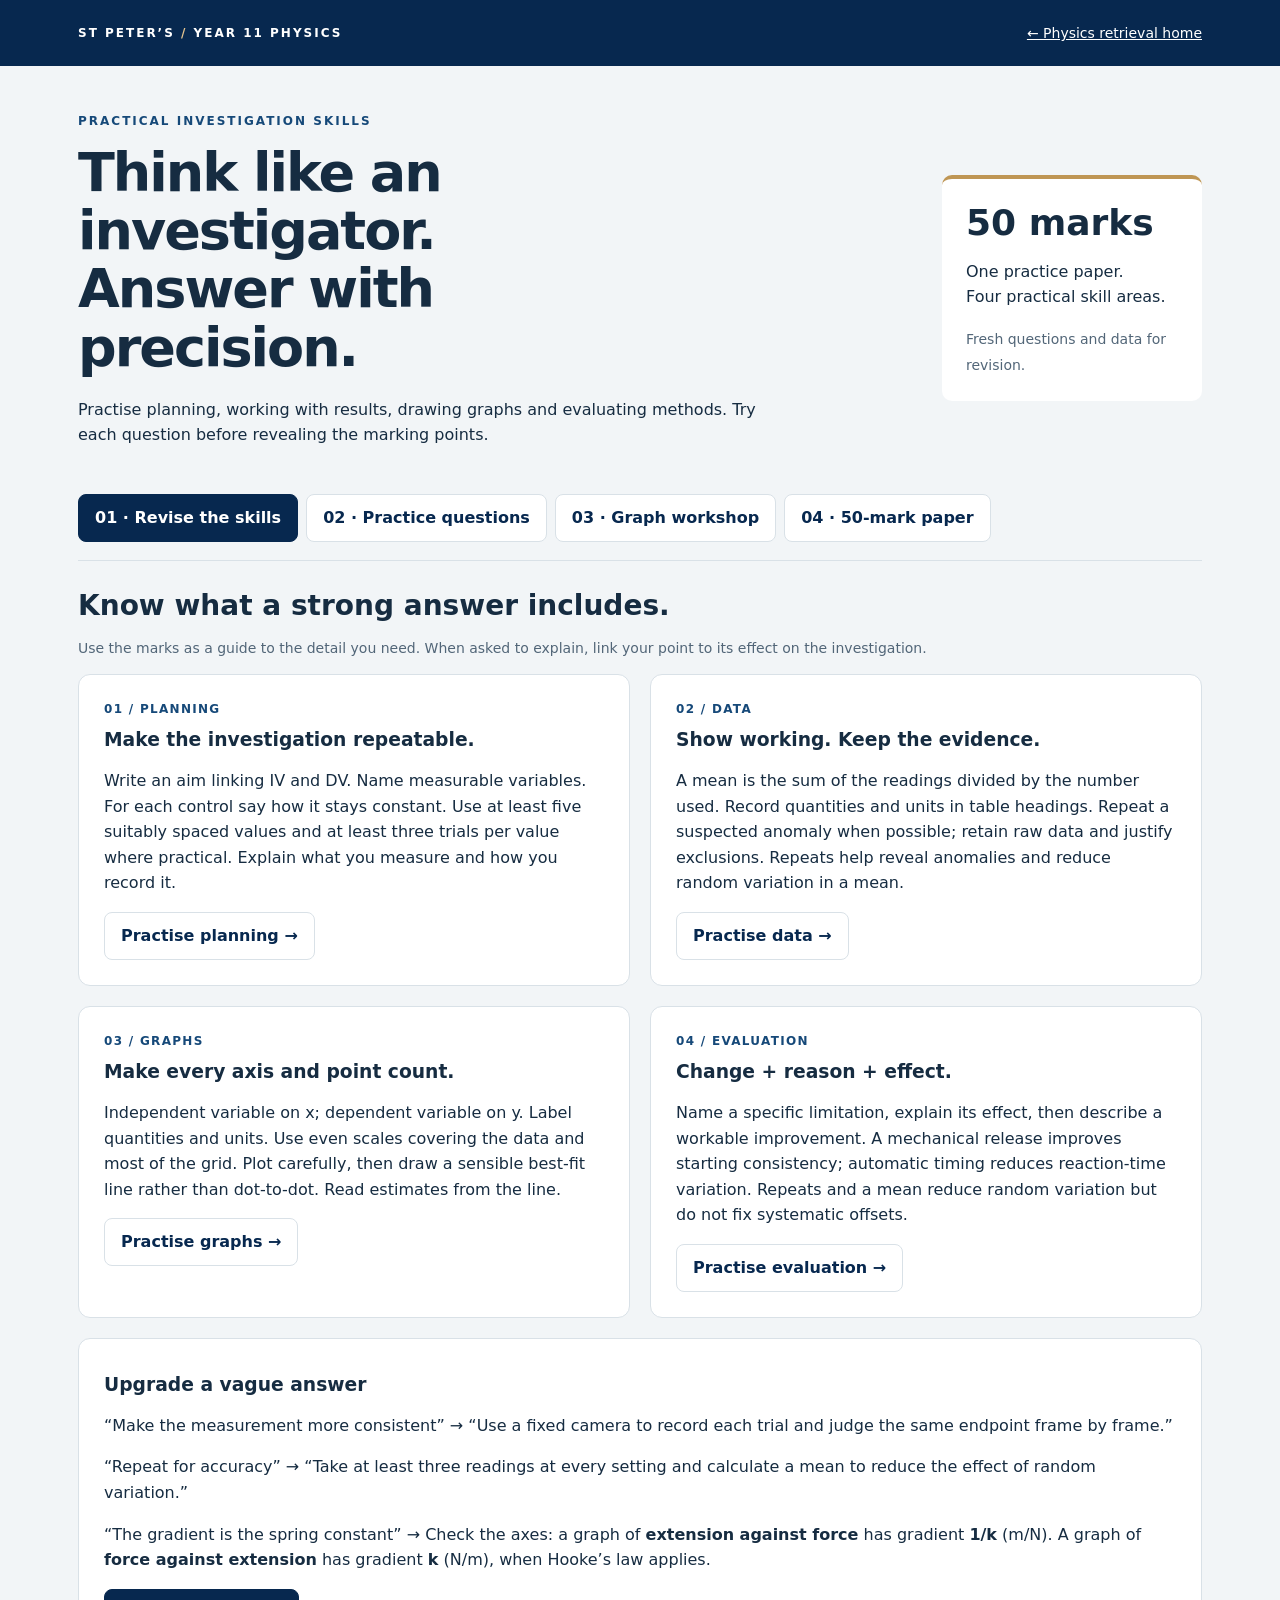
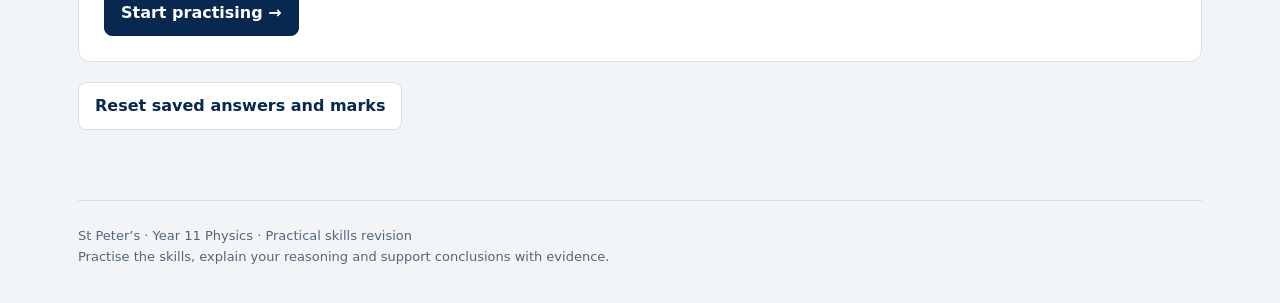
<file: practical-skills-revision/index.html>
<!doctype html><html lang="en"><head><meta charset="utf-8"><meta name="viewport" content="width=device-width,initial-scale=1"><title>Practical Skills | Year 11 Physics | St Peter’s</title><meta name="description" content="Year 11 Physics practical investigation revision: worked guidance, exam-style questions, a graph workshop and a 50-mark practice paper."><style>
:root{--navy:#07284f;--blue:#164979;--gold:#bf9654;--ink:#162c41;--muted:#526678;--paper:#f2f5f7;--line:#d9e1e7;--green:#14634f}*{box-sizing:border-box}body{margin:0;background:var(--paper);color:var(--ink);font:16px/1.6 system-ui,sans-serif}button,select,textarea,input{font:inherit}button,a,summary{touch-action:manipulation}a{color:var(--blue)}button{cursor:pointer;border:1px solid var(--line);border-radius:8px;background:white;color:var(--navy);padding:10px 16px;font-weight:650}button:hover{border-color:var(--blue)}button:focus-visible,a:focus-visible,summary:focus-visible{outline:3px solid var(--gold);outline-offset:3px}.primary{background:var(--navy);color:white;border-color:var(--navy)}header{background:var(--navy);color:white}header .inner{max-width:1180px;margin:auto;padding:22px 28px;display:flex;align-items:center;justify-content:space-between;gap:20px}header a{color:#fff;font-size:14px}.brand{letter-spacing:2px;font-size:12px;font-weight:750}.brand span{color:#e5c58f}.hero{max-width:1180px;margin:auto;padding:46px 28px 30px;display:grid;grid-template-columns:1fr 260px;gap:35px;align-items:center}h1{font-size:clamp(32px,5vw,54px);line-height:1.08;letter-spacing:-2px;margin:12px 0 20px;max-width:650px}h2{line-height:1.2;font-size:28px;margin:5px 0 15px}h3{line-height:1.35;margin:8px 0 12px}.eyebrow{text-transform:uppercase;letter-spacing:2px;font-size:12px;font-weight:750;color:var(--blue)}.hero p{max-width:690px}.hero-card{background:white;padding:24px;border-top:4px solid var(--gold);border-radius:10px}.hero-card strong{display:block;font-size:36px;line-height:1.1}.small{font-size:14px;color:var(--muted)}nav{max-width:1124px;margin:0 auto 28px;display:flex;gap:8px;flex-wrap:wrap;padding:0 0 18px;border-bottom:1px solid var(--line)}nav button[aria-selected=true]{background:var(--navy);color:white;border-color:var(--navy)}main{max-width:1180px;padding:0 28px 50px;margin:auto}.toolbar{display:flex;gap:12px;align-items:center;flex-wrap:wrap;margin:20px 0}.toolbar select{padding:10px;border:1px solid var(--line);border-radius:8px;background:white;max-width:100%}.grid{display:grid;grid-template-columns:repeat(2,minmax(0,1fr));gap:20px}.card{background:white;border:1px solid var(--line);border-radius:12px;padding:25px}.card p:last-child{margin-bottom:0}.number{font-size:12px;letter-spacing:1.3px;text-transform:uppercase;color:var(--blue);font-weight:750}.question{margin-bottom:20px;break-inside:avoid}.question-header{display:flex;gap:20px;justify-content:space-between;align-items:start}.marks{white-space:nowrap;background:#edf2f7;padding:4px 10px;border-radius:6px;font-size:13px;font-weight:700}.context{color:#354d62;background:#f5f7f9;padding:14px;border-left:3px solid var(--gold);margin:12px 0}.prompt{font-weight:650}textarea{width:100%;min-height:110px;padding:13px;border:1px solid #a8b7c3;border-radius:8px;resize:vertical;background:#fff;color:var(--ink)}details{margin-top:14px;border-top:1px solid var(--line);padding-top:12px}summary{cursor:pointer;color:var(--blue);font-weight:700}.answer{background:#eef7f2;padding:16px;margin-top:12px;border-radius:8px}.answer li{margin-bottom:8px}.tip{color:var(--muted);font-size:14px}.score-row{display:flex;gap:10px;align-items:center;flex-wrap:wrap;margin-top:14px}.score-row select{padding:6px}table{border-collapse:collapse;width:100%;margin:5px 0;font-size:14px}th,td{padding:8px;border:1px solid #bfcdd7;text-align:center}th{background:#e9eff4}caption{font-weight:700;text-align:left;margin-bottom:8px}progress{width:100%;height:10px;accent-color:var(--green)}.progressbox{background:white;border:1px solid var(--line);padding:18px 22px;border-radius:10px}.status{font-weight:650;color:var(--green)}.graphwrap{overflow:auto}svg{width:100%;min-width:420px;height:auto}.graph-layout{display:grid;grid-template-columns:1fr 1.5fr;gap:24px}.notice{border-left:4px solid var(--gold);padding:12px 18px;background:#fff7e9}.hidden{display:none!important}footer{max-width:1124px;margin:auto;padding:25px 0 35px;border-top:1px solid var(--line);color:var(--muted);font-size:13px}.print-title{display:none}#timer{font-variant-numeric:tabular-nums}.action-note{min-height:24px}.graph-actions{display:flex;gap:10px;flex-wrap:wrap}.question textarea{margin-top:4px}.print-space{display:none}@media(max-width:760px){.hero{grid-template-columns:1fr;padding-top:28px;gap:16px}.hero-card{display:none}.grid,.graph-layout{grid-template-columns:1fr}nav{margin-left:28px;margin-right:28px}nav button{flex:1 1 40%;font-size:14px;padding:10px}header .inner{align-items:start}footer{margin:0 28px}.card{padding:19px}h1{letter-spacing:-1px}.question-header{gap:10px}}@media print{header,nav,.hero,.toolbar,footer,.no-print,.progressbox{display:none!important}body{background:white;color:black;font:11pt/1.4 Arial}main{max-width:none;padding:0}.card{border:0;border-radius:0;padding:0}.print-title{display:block}.question{border-bottom:1px solid #aaa;padding:12px 0;break-inside:avoid}textarea{display:none}.print-space{display:block;height:90px;border-bottom:1px solid #bbb}details{display:none}body.print-answers details{display:block}body.print-answers summary,.score-row{display:none}body.print-answers .print-space{display:none}.context{background:white;padding:7px;border-left:2px solid #777}h2{font-size:20pt}h3{font-size:13pt}.answer{background:white;padding:6px}table{font-size:10pt}.graph-layout{display:block}svg{min-width:0}#graph .card{margin-bottom:20px}#graph .graph-actions{display:none}}
.setup-diagram{background:#f9fbfd;border:1px solid var(--line);border-radius:9px;margin:16px 0;padding:12px 14px;text-align:center}.setup-diagram figcaption{font-size:13px;font-weight:700;color:var(--blue);text-align:left;margin:0 0 8px}.setup-diagram svg{width:100%;height:auto;min-width:0;max-width:520px;display:block;margin:auto}@media print{.setup-diagram{break-inside:avoid;border:1px solid #999;padding:8px}.setup-diagram svg{max-width:360px}}</style></head><body><header><div class="inner"><div class="brand">ST PETER’S <span>/</span> YEAR 11 PHYSICS</div><a href="../">← Physics retrieval home</a></div></header><section class="hero"><div><div class="eyebrow">Practical investigation skills</div><h1>Think like an investigator.<br>Answer with precision.</h1><p>Practise planning, working with results, drawing graphs and evaluating methods. Try each question before revealing the marking points.</p></div><aside class="hero-card"><strong>50 marks</strong><p>One practice paper.<br>Four practical skill areas.</p><span class="small">Fresh questions and data for revision.</span></aside></section><nav role="tablist" aria-label="Revision sections"><button role="tab" aria-selected="true" data-tab="learn" aria-controls="learn">01 · Revise the skills</button><button role="tab" aria-selected="false" data-tab="practice" aria-controls="practice">02 · Practice questions</button><button role="tab" aria-selected="false" data-tab="graph" aria-controls="graph">03 · Graph workshop</button><button role="tab" aria-selected="false" data-tab="exam" aria-controls="exam">04 · 50-mark paper</button></nav><main>
<section id="learn" role="tabpanel"><h2>Know what a strong answer includes.</h2><p class="small">Use the marks as a guide to the detail you need. When asked to explain, link your point to its effect on the investigation.</p><div id="learn-cards" class="grid"></div><div class="card" style="margin-top:20px"><h3>Upgrade a vague answer</h3><p>“Make the measurement more consistent” → “Use a fixed camera to record each trial and judge the same endpoint frame by frame.”</p><p>“Repeat for accuracy” → “Take at least three readings at every setting and calculate a mean to reduce the effect of random variation.”</p><p>“The gradient is the spring constant” → Check the axes: a graph of <b>extension against force</b> has gradient <b>1/k</b> (m/N). A graph of <b>force against extension</b> has gradient <b>k</b> (N/m), when Hooke’s law applies.</p><button class="primary" data-go="practice">Start practising →</button></div></section>
<section id="practice" role="tabpanel" class="hidden"><h2>Practise one skill at a time.</h2><p>Write an answer, compare it with the marking points, then award yourself a mark. Equivalent scientifically correct wording is acceptable.</p><div class="toolbar"><label for="topic">Skill:</label><select id="topic"><option>All skills</option><option>Planning</option><option>Data</option><option>Graphs</option><option>Evaluation</option></select><button id="print-practice">Print questions</button><button id="print-practice-answers">Print answers</button></div><div id="practice-progress" class="progressbox"></div><p class="small">Answers and self-awarded marks save in this browser where storage is available. They are not submitted to your teacher.</p><div id="practice-list"></div></section>
<section id="graph" role="tabpanel" class="hidden"><h2>Graph workshop</h2><p>First draw the graph on paper. Then reveal the points and model best-fit line to check your work.</p><div class="graph-layout"><div class="card"><h3>Your task</h3><div id="graph-table"></div><ol><li>Label axes with quantities and units.</li><li>Choose even scales that use most of the grid.</li><li>Plot all five points accurately.</li><li>Draw one straight line of best fit.</li><li>Estimate extension at 2.5 N.</li><li>State what the gradient represents.</li></ol><p class="tip">The grid shown is a model scale. For exam practice, choose and label your own scales on graph paper.</p><button id="print-graph">Print graph task</button></div><div class="card"><div class="graph-actions"><button id="points-btn" aria-pressed="false">Reveal points</button><button id="line-btn" aria-pressed="false">Reveal best fit</button></div><div id="graph-svg" class="graphwrap"></div><details><summary>Read the graph and explain the gradient</summary><div class="answer"><p>At 2.5 N, spring extension is approximately <b>0.20–0.21 m</b>. Your estimate should come from your own best-fit line.</p><p>Gradient = Δ(extension) / Δ(force) = <b>1/k</b> when Hooke’s law applies. Its unit is m/N.</p><p>A best-fit line follows the overall trend with points reasonably balanced on either side. It need not pass through every point or be forced through the origin.</p></div></details></div></div></section>
<section id="exam" role="tabpanel" class="hidden"><div class="print-title"><h2>Year 11 Physics · Practical skills practice paper</h2><p>Name: _________________________ &nbsp; 55 minutes · 50 marks</p></div><h2 class="no-print">Put it together: 50-mark practice paper.</h2><p class="no-print">Allow 55 minutes. Use a calculator, pencil, ruler and graph paper. This is a revision paper with fresh data. Answer all questions; keep graph work on paper.</p><div class="toolbar"><button class="primary" id="start-timer">Start 55-minute timer</button><button id="pause-timer">Pause timer</button><strong id="timer" role="timer">55:00</strong><button id="print-exam">Print paper</button><button id="exam-answers">Show all marking points</button><button id="print-exam-answers">Print mark scheme</button></div><p id="timer-note" class="action-note no-print" aria-live="polite"></p><div id="exam-progress" class="progressbox"></div><p class="small no-print">Self-mark only after completing the paper. Use your graph and method as well as your typed answers when awarding marks.</p><div id="exam-list"></div></section>
<div class="toolbar no-print"><button id="reset">Reset saved answers and marks</button><span id="save-status" class="small" aria-live="polite"></span></div></main><footer>St Peter’s · Year 11 Physics · Practical skills revision<br>Practise the skills, explain your reasoning and support conclusions with evidence.</footer>
<script src="data.js"></script><script>
const $=s=>document.querySelector(s);let state={};try{state=JSON.parse(localStorage.getItem('stp-practical-v1')||'{}')}catch(e){}let saveOK=true;function save(){try{localStorage.setItem('stp-practical-v1',JSON.stringify(state))}catch(e){saveOK=false;$('#save-status').textContent='Browser storage is unavailable. Keep a copy of any answers you need.'}}
const mockIds=['p1','p2','p3','p4','d1','d2','d3','d4','d5','d6','d7','g1','g2','g3','g4','g5','e1','e2','e3','e4','e5'];const mock=mockIds.map(id=>questions.find(q=>q.id===id));const esc=s=>String(s).replace(/[&<>"']/g,c=>({'&':'&amp;','<':'&lt;','>':'&gt;','"':'&quot;',"'":'&#39;'}[c]));
function tab(id){document.querySelectorAll('main>section').forEach(s=>s.classList.toggle('hidden',s.id!==id));document.querySelectorAll('[data-tab]').forEach(b=>b.setAttribute('aria-selected',b.dataset.tab===id));location.hash=id}document.querySelectorAll('[data-tab],[data-go]').forEach(b=>b.onclick=()=>tab(b.dataset.tab||b.dataset.go));if(['learn','practice','graph','exam'].includes(location.hash.slice(1)))tab(location.hash.slice(1));
$('#learn-cards').innerHTML=learn.map((a,i)=>`<article class="card"><div class="number">0${i+1} / ${a[0]}</div><h3>${a[1]}</h3><p>${a[2]}</p><button data-skill="${a[0]}">Practise ${a[0].toLowerCase()} →</button></article>`).join('');document.querySelectorAll('[data-skill]').forEach(b=>b.onclick=()=>{$('#topic').value=b.dataset.skill;renderPractice();tab('practice')});

const diagramAssets={
pendulum:`<svg viewBox="0 0 520 260" role="img" aria-label="Pendulum hanging from clamp stand, ruler for length and stopwatch for ten swings" xmlns="http://www.w3.org/2000/svg">
<path d="M32 235H245" stroke="#263e56" stroke-width="5" stroke-linecap="round"/><path d="M82 233V25H220" stroke="#263e56" stroke-width="7" fill="none" stroke-linecap="round"/>
<path d="M217 27V187" stroke="#47627e" stroke-width="2.5"/><circle cx="217" cy="202" r="15" fill="#c59a58" stroke="#384e65" stroke-width="2"/>
<path d="M217 27L166 177" stroke="#95abc0" stroke-dasharray="6 5" stroke-width="2"/><circle cx="161" cy="192" r="14" fill="none" stroke="#95abc0" stroke-dasharray="5 4" stroke-width="2"/>
<path d="M217 74A53 53 0 0 0 199 71" fill="none" stroke="#ba8238" stroke-width="3"/>
<path d="M245 28V202M239 28H251M239 202H251" stroke="#b17a33" stroke-width="2"/>
<text x="256" y="117" font-size="15" fill="#294660">Length</text><text x="256" y="135" font-size="13" fill="#5a6c7d">(pivot to centre)</text>
<circle cx="395" cy="107" r="40" fill="#f6fafc" stroke="#264b73" stroke-width="4"/><rect x="385" y="58" width="20" height="10" rx="3" fill="#264b73"/><path d="M395 107V84M395 107L416 119" stroke="#264b73" stroke-width="3"/>
<text x="351" y="168" font-size="15" fill="#294660">Stopwatch</text><text x="323" y="188" font-size="13" fill="#5a6c7d">Time 10 full swings</text><text x="115" y="252" font-size="13" fill="#294660">Clamp stand and bob</text>
</svg>`,
towel:`<svg viewBox="0 0 520 260" role="img" aria-label="Identical paper towel sample lowered into a measured volume of water in a beaker, measuring cylinder used to determine uptake" xmlns="http://www.w3.org/2000/svg">
<path d="M84 75V214Q84 224 94 224H220Q230 224 230 214V75" stroke="#365573" fill="none" stroke-width="4"/><path d="M89 145H225V215Q225 219 220 219H94Q89 219 89 215Z" fill="#abd8f6" opacity=".8"/>
<path d="M143 30H190V162H143Z" fill="#f3e7c9" stroke="#b18e56" stroke-width="2"/><path d="M143 48H190M143 68H190M143 88H190M143 108H190" stroke="#d1b98a" stroke-width="1.5" stroke-dasharray="4 6"/>
<path d="M198 34H245" stroke="#57718a" stroke-width="1.5"/><text x="250" y="38" fill="#294660" font-size="14">Same-size</text><text x="250" y="56" fill="#294660" font-size="14">towel piece</text>
<path d="M107 156H126M107 176H126M107 196H126" stroke="#446884" stroke-width="2"/><text x="97" y="247" fill="#294660" font-size="14">Water in beaker</text>
<path d="M388 45V211Q388 221 399 221H421Q432 221 432 211V45" stroke="#365573" fill="none" stroke-width="3"/><path d="M391 153H429V210Q429 217 420 217H400Q391 217 391 210Z" fill="#abd8f6"/>
<path d="M389 70H406M389 89H400M389 108H406M389 127H400M389 146H406M389 165H400M389 184H406" stroke="#446884" stroke-width="1.5"/>
<text x="353" y="245" fill="#294660" font-size="13">Measure water volume</text>
</svg>`,
spring:`<svg viewBox="0 0 520 265" role="img" aria-label="Spring suspended from a clamp stand with mass attached and vertical ruler beside it to measure extension" xmlns="http://www.w3.org/2000/svg">
<path d="M40 240H270M94 240V23H246" stroke="#29445c" stroke-width="7" fill="none" stroke-linecap="round"/>
<path d="M235 25V50L223 59L247 70L223 81L247 92L223 103L247 114L223 125L247 136L223 147L235 155V174" stroke="#33658c" stroke-width="3.5" stroke-linejoin="round" fill="none"/>
<path d="M235 174V185" stroke="#33658c" stroke-width="3"/><rect x="209" y="185" width="52" height="40" rx="5" fill="#c6a16b" stroke="#4c5b6b" stroke-width="2"/><text x="235" y="209" font-size="14" fill="#1f354a" text-anchor="middle">Load</text>
<rect x="316" y="31" width="25" height="202" rx="2" fill="#f4e6c4" stroke="#8e825f" stroke-width="2"/>
<path d="M318 45h16M318 65h9M318 85h16M318 105h9M318 125h16M318 145h9M318 165h16M318 185h9M318 205h16" stroke="#706343" stroke-width="1.5"/>
<path d="M271 156H305" stroke="#ba8238" stroke-width="2" stroke-dasharray="5 4"/>
<text x="351" y="87" font-size="15" fill="#294660">Ruler</text><text x="351" y="107" font-size="13" fill="#5a6c7d">Measure extension</text><text x="130" y="255" font-size="13" fill="#294660">Clamp stand and spring</text>
</svg>`,
sugar:`<svg viewBox="0 0 520 260" role="img" aria-label="Beaker of water with sugar cube, thermometer and stopwatch for measuring dissolving time" xmlns="http://www.w3.org/2000/svg">
<path d="M80 64V222Q80 231 91 231H261Q272 231 272 222V64" fill="none" stroke="#294b68" stroke-width="4"/><path d="M85 128H267V220Q267 226 260 226H92Q85 226 85 220Z" fill="#b3dcf5" opacity=".8"/>
<rect x="146" y="171" width="39" height="37" rx="2" fill="#f7f4e7" stroke="#b1a68c" stroke-width="2"/><path d="M148 185L181 195M150 199L177 177" stroke="#d4cbb7" stroke-width="1"/>
<path d="M223 28V185" stroke="#52687e" stroke-width="8" stroke-linecap="round"/><path d="M223 93V184" stroke="#d95c5c" stroke-width="4"/><circle cx="223" cy="187" r="10" fill="#d95c5c" stroke="#52687e" stroke-width="2"/>
<path d="M227 31H306" stroke="#59758c" stroke-width="1.5"/><text x="310" y="35" font-size="14" fill="#294660">Thermometer</text>
<path d="M184 178L298 165" stroke="#59758c" stroke-width="1.5"/><text x="301" y="168" font-size="14" fill="#294660">Sugar cube</text>
<circle cx="411" cy="95" r="37" stroke="#294b68" stroke-width="4" fill="#fff"/><path d="M411 95V68M411 95L431 106" stroke="#294b68" stroke-width="3"/><rect x="403" y="47" width="16" height="10" rx="2" fill="#294b68"/>
<text x="375" y="153" font-size="14" fill="#294660">Stopwatch</text><text x="117" y="252" font-size="14" fill="#294660">100 mL of water</text>
</svg>`,
timing:`<svg viewBox="0 0 520 190" role="img" aria-label="Stopwatch and three repeated time measurements, one noticeably different" xmlns="http://www.w3.org/2000/svg">
<circle cx="112" cy="85" r="50" fill="#f9fbfd" stroke="#294b68" stroke-width="4"/><rect x="102" y="21" width="20" height="12" rx="3" fill="#294b68"/><path d="M112 85V56M112 85L138 100" stroke="#294b68" stroke-width="4"/>
<text x="209" y="60" font-size="16" fill="#294660">Trial 1: 1.42 s</text><text x="209" y="94" font-size="16" fill="#294660">Trial 2: 1.45 s</text><text x="209" y="128" font-size="16" fill="#9e5a24">Trial 3: 2.81 s  ?</text><text x="83" y="156" font-size="14" fill="#294660">Timing trials</text>
</svg>`,
ruler:`<svg viewBox="0 0 520 170" role="img" aria-label="Ruler positioned so its zero begins two centimetres above floor level" xmlns="http://www.w3.org/2000/svg">
<path d="M30 136H490" stroke="#294b68" stroke-width="4"/><rect x="200" y="15" width="55" height="119" fill="#f3e5c1" stroke="#806f51" stroke-width="2"/><path d="M200 28h21M200 48h12M200 68h21M200 88h12M200 108h21M200 128h12" stroke="#806f51" stroke-width="2"/><text x="224" y="31" font-size="12">0</text><text x="224" y="71" font-size="12">1</text><text x="224" y="111" font-size="12">2</text><text x="274" y="76" font-size="14" fill="#294660">Incorrect zero position</text><text x="274" y="95" font-size="14" fill="#294660">causes a consistent offset</text><text x="36" y="158" font-size="14" fill="#294660">Floor level</text>
</svg>`
};
function diagramFor(q){
let kind=/^p/.test(q.id)?'pendulum':/^d[12367]$/.test(q.id)?'towel':/^g[1-6]$/.test(q.id)?'spring':/^e[1-5]$/.test(q.id)?'sugar':/^d[45]$/.test(q.id)?'timing':q.id==='e6'?'ruler':null;
if(!kind)return '';
return '<figure class="setup-diagram"><figcaption>Investigation setup · '+({pendulum:'Pendulum',towel:'Paper towel absorbency',spring:'Spring extension',sugar:'Sugar dissolving',timing:'Repeated timing',ruler:'Ruler zero offset'}[kind])+'</figcaption>'+diagramAssets[kind]+'</figure>';
}

function card(q,mode,n){let k=mode+'-'+q.id;return `<article class="card question" data-key="${k}"><div class="question-header"><div><div class="number">${mode==='exam'?'Question '+n:q.topic}</div><h3>${esc(q.title)}</h3></div><span class="marks">${q.marks} ${q.marks===1?'mark':'marks'}</span></div><div class="context">${q.context}</div>${diagramFor(q)}<p class="prompt">${esc(q.prompt)}</p><label class="small" for="${k}">Your answer${q.id==='g2'?' (draw the graph on paper)':''}</label><textarea id="${k}" placeholder="Write your answer before revealing the marking points…">${esc(state[k]?.answer||'')}</textarea><div class="print-space"></div><details><summary>Reveal marking points</summary><div class="answer"><ul>${q.answer.map(a=>'<li>'+esc(a)+'</li>').join('')}</ul><p class="tip">${esc(q.tip)}</p><div class="score-row"><label for="score-${k}">My mark:</label><select id="score-${k}" data-score="${k}"><option value="">Not marked</option>${Array.from({length:q.marks+1},(_,i)=>`<option value="${i}" ${String(state[k]?.score)===String(i)?'selected':''}>${i} / ${q.marks}</option>`).join('')}</select></div></div></details></article>`}
function bind(root){root.querySelectorAll('textarea').forEach(t=>t.oninput=()=>{state[t.id]={...state[t.id],answer:t.value};save()});root.querySelectorAll('[data-score]').forEach(s=>s.onchange=()=>{state[s.dataset.score]={...state[s.dataset.score],score:s.value};save();progress()})}
function renderPractice(){const list=questions.filter(q=>$('#topic').value==='All skills'||q.topic===$('#topic').value);$('#practice-list').innerHTML=list.map(q=>card(q,'practice')).join('');bind($('#practice-list'));progress()}$('#topic').onchange=renderPractice;
$('#exam-list').innerHTML=mock.map((q,i)=>card(q,'exam',i+1)).join('');bind($('#exam-list'));renderPractice();
function progress(){for(const [mode,qs] of [['practice',questions.filter(q=>$('#topic').value==='All skills'||q.topic===$('#topic').value)],['exam',mock]]){let total=qs.reduce((s,q)=>s+q.marks,0),marked=qs.filter(q=>state[mode+'-'+q.id]?.score!==undefined&&state[mode+'-'+q.id]?.score!=='');let earned=marked.reduce((s,q)=>s+Number(state[mode+'-'+q.id].score),0);$('#'+mode+'-progress').innerHTML=`<span class="status">${marked.length} of ${qs.length} questions self-marked · ${earned} / ${total} marks earned</span><progress max="${qs.length}" value="${marked.length}" aria-label="Questions self-marked"></progress><span class="small">Unmarked questions are included in the total available marks.</span>`}}
function printPage(id,answers=false){tab(id);const ds=[...$('#'+id).querySelectorAll('details')];const was=ds.map(d=>d.open);if(answers)ds.forEach(d=>d.open=true);document.body.classList.toggle('print-answers',answers);window.print();document.body.classList.remove('print-answers');ds.forEach((d,i)=>d.open=was[i])}$('#print-practice').onclick=()=>printPage('practice');$('#print-practice-answers').onclick=()=>printPage('practice',true);$('#print-exam').onclick=()=>printPage('exam');$('#print-exam-answers').onclick=()=>printPage('exam',true);$('#print-graph').onclick=()=>printPage('graph');$('#exam-answers').onclick=()=>{$('#exam-list').querySelectorAll('details').forEach(d=>d.open=true);$('#timer-note').textContent='Marking points are now open. Compare each answer and award marks honestly.'};
let remaining=55*60,deadline=0,interval=null;function clock(){if(deadline)remaining=Math.max(0,Math.ceil((deadline-Date.now())/1000));$('#timer').textContent=Math.floor(remaining/60)+':'+String(remaining%60).padStart(2,'0');if(!remaining){clearInterval(interval);interval=null;deadline=0;$('#timer-note').textContent='Time is up. Finish your current sentence, then self-mark your work.'}}$('#start-timer').onclick=()=>{if(interval)return;if(remaining===0)remaining=3300;deadline=Date.now()+remaining*1000;interval=setInterval(clock,250);clock();$('#start-timer').textContent='Resume timer';$('#timer-note').textContent='Timer running. Your answers remain editable when time is up. The timer resets if you reload the page.'};$('#pause-timer').onclick=()=>{if(interval){clock();clearInterval(interval);interval=null;deadline=0;$('#timer-note').textContent='Timer paused.'}};
$('#reset').onclick=()=>{if(!confirm('Clear all saved answers and self-awarded marks on this website?'))return;state={};save();document.querySelectorAll('textarea').forEach(t=>t.value='');document.querySelectorAll('[data-score]').forEach(s=>s.value='');progress();$('#save-status').textContent=saveOK?'Answers and marks cleared.':''};
$('#graph-table').innerHTML=questions.find(q=>q.id==='g1').context;let points=false,line=false;function draw(){const X=v=>70+v*100,Y=i=>430-i*800;let svg=`<svg viewBox="0 0 640 500" role="img" aria-label="Graph of spring extension against force: x-axis zero to five newtons, y-axis zero to 0.50 metres. ${points?'Points shown at force and extension pairs (1,0.08), (2,0.17), (3,0.24), (4,0.33), (5,0.41).':''} ${line?'Model best-fit line shown.':''}"><rect x="70" y="30" width="500" height="400" fill="white"/>`;for(let j=0;j<=25;j++){let x=70+j*20;svg+=`<line x1="${x}" y1="30" x2="${x}" y2="430" stroke="${j%5?'#e5ebef':'#b7c8d4'}"/>`}for(let j=0;j<=25;j++){let y=30+j*16;svg+=`<line x1="70" y1="${y}" x2="570" y2="${y}" stroke="${j%5?'#e5ebef':'#b7c8d4'}"/>`}for(let j=0;j<=5;j++)svg+=`<text x="${X(j)}" y="452" text-anchor="middle" font-size="14">${j}</text><text x="58" y="${Y(j/10)+5}" text-anchor="end" font-size="14">${(j/10).toFixed(2)}</text>`;svg+='<path d="M70 30 V430 H570" fill="none" stroke="#16334d" stroke-width="2"/><text x="320" y="486" text-anchor="middle" font-size="15">Force / N</text><text transform="translate(18 230) rotate(-90)" text-anchor="middle" font-size="15">Extension / m</text>';if(line)svg+=`<line x1="${X(0)}" y1="${Y(-.001)}" x2="${X(5)}" y2="${Y(.409)}" stroke="#14634f" stroke-width="3"/><path d="M${X(2.5)} 430 V${Y(.204)} H70" fill="none" stroke="#9b6a28" stroke-width="2" stroke-dasharray="6 4"/>`;if(points)for(const [x,y] of [[1,.08],[2,.17],[3,.24],[4,.33],[5,.41]])svg+=`<path d="M${X(x)-5} ${Y(y)-5} l10 10 m-10 0 l10 -10" stroke="#164979" stroke-width="2.5"/>`;$('#graph-svg').innerHTML=svg+'</svg>'}$('#points-btn').onclick=()=>{points=!points;$('#points-btn').textContent=points?'Hide points':'Reveal points';$('#points-btn').setAttribute('aria-pressed',points);draw()};$('#line-btn').onclick=()=>{line=!line;$('#line-btn').textContent=line?'Hide best fit':'Reveal best fit';$('#line-btn').setAttribute('aria-pressed',line);draw()};draw();
</script></body></html>
</file>
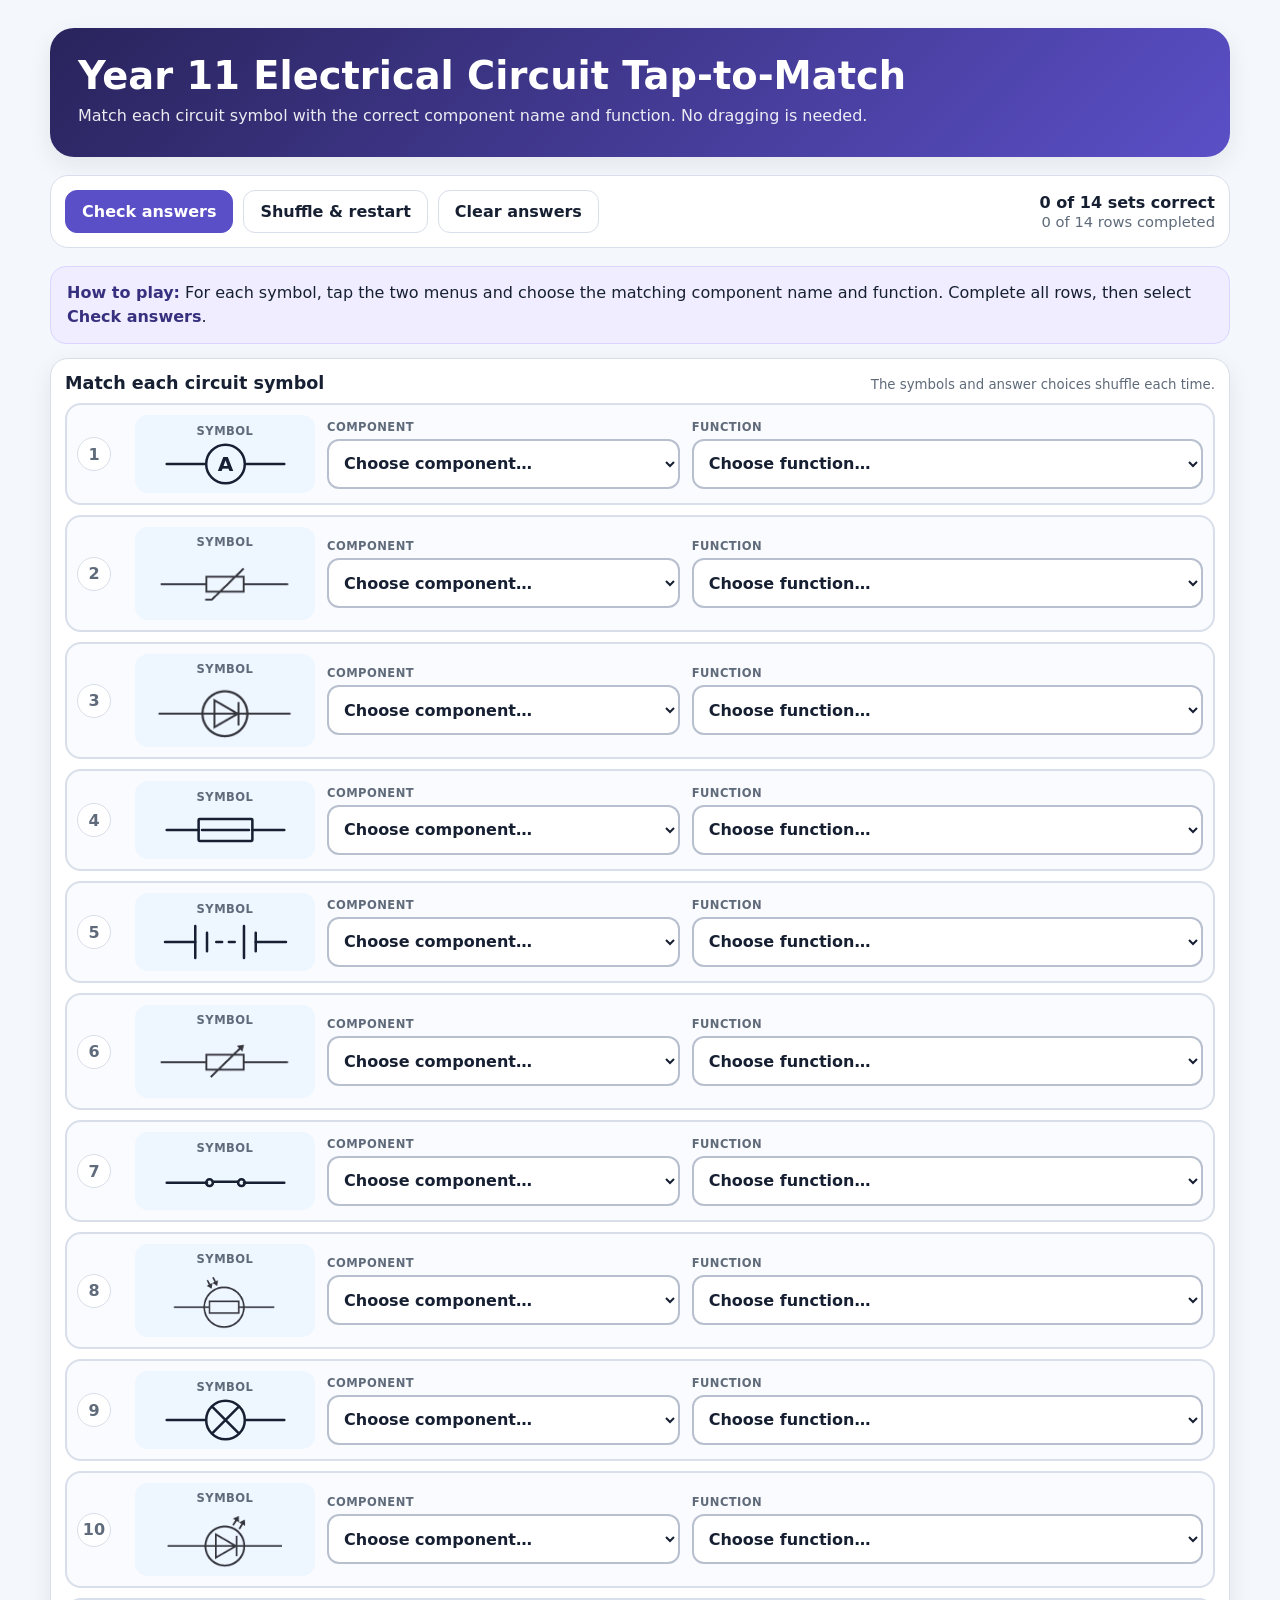
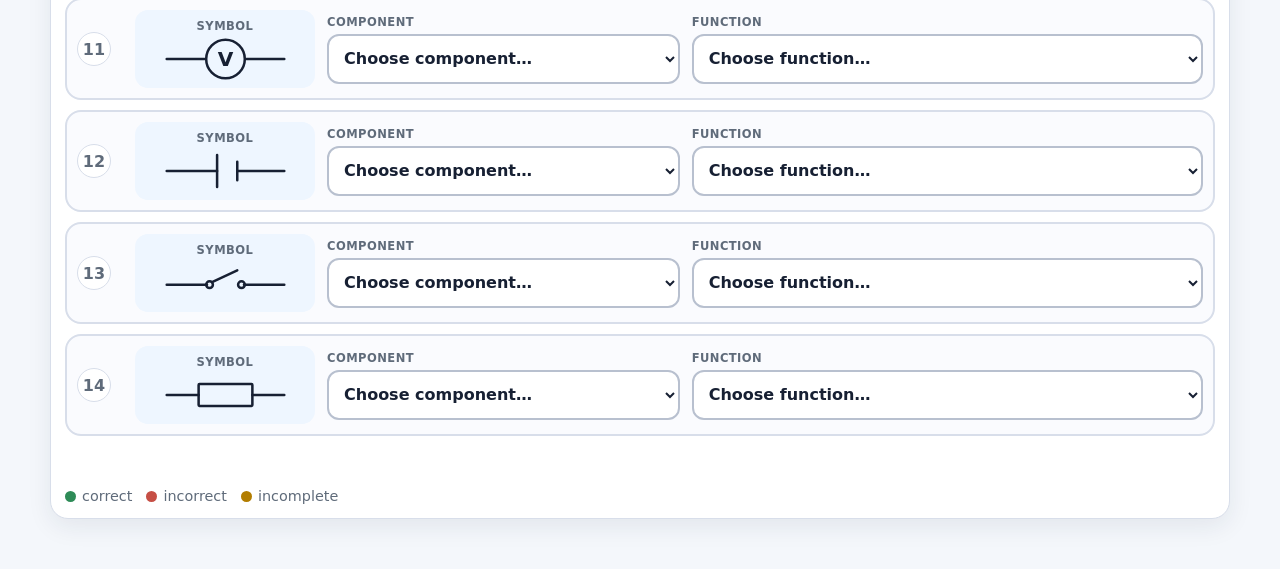
<file: year11-circuit-card-sort/index.html>
<!doctype html>
<html lang="en">
<head>
  <meta charset="utf-8">
  <meta name="viewport" content="width=device-width, initial-scale=1">
  <title>Year 11 Electrical Circuit Tap-to-Match</title>
  <style>
    :root {
      --bg: #f4f7fb;
      --panel: #ffffff;
      --ink: #172033;
      --muted: #5f6b7a;
      --line: #d8deea;
      --accent: #5b4fc7;
      --accent-soft: #efedff;
      --symbol: #eef6ff;
      --correct: #dff6e5;
      --correct-line: #2e8b57;
      --incorrect: #ffe8e5;
      --incorrect-line: #c64f45;
      --incomplete: #fff5d8;
      --incomplete-line: #b27d00;
      --shadow: 0 8px 24px rgba(30, 42, 70, .08);
    }

    * { box-sizing: border-box; }

    body {
      margin: 0;
      font-family: Inter, ui-sans-serif, system-ui, -apple-system, BlinkMacSystemFont, "Segoe UI", sans-serif;
      color: var(--ink);
      background: var(--bg);
    }

    button, select { font: inherit; }

    .page {
      width: min(1180px, calc(100% - 28px));
      margin: 0 auto;
      padding: 28px 0 50px;
    }

    .hero {
      background: linear-gradient(135deg, #29245c 0%, #5b4fc7 100%);
      color: white;
      border-radius: 24px;
      padding: 28px;
      box-shadow: var(--shadow);
    }

    .hero h1 {
      margin: 0 0 8px;
      font-size: clamp(1.7rem, 3vw, 2.7rem);
      line-height: 1.05;
    }

    .hero p {
      margin: 0;
      max-width: 850px;
      line-height: 1.55;
      color: rgba(255,255,255,.9);
    }

    .toolbar {
      margin: 18px 0;
      display: flex;
      gap: 10px;
      flex-wrap: wrap;
      align-items: center;
      background: var(--panel);
      border: 1px solid var(--line);
      border-radius: 18px;
      padding: 14px;
    }

    .toolbar button {
      border: 1px solid var(--line);
      background: white;
      color: var(--ink);
      padding: 11px 16px;
      border-radius: 12px;
      cursor: pointer;
      font-weight: 750;
    }

    .toolbar button.primary {
      border-color: var(--accent);
      background: var(--accent);
      color: white;
    }

    button:focus-visible,
    select:focus-visible {
      outline: 3px solid #ffd45a;
      outline-offset: 2px;
    }

    .status {
      margin-left: auto;
      min-width: 210px;
      text-align: right;
    }

    .status strong { display: block; }
    .status span { color: var(--muted); font-size: .92rem; }

    .instructions {
      margin: 0 0 14px;
      background: var(--accent-soft);
      border: 1px solid #d9d5ff;
      border-radius: 16px;
      padding: 14px 16px;
      line-height: 1.5;
    }

    .instructions b { color: #37307f; }

    .board {
      background: var(--panel);
      border: 1px solid var(--line);
      border-radius: 18px;
      padding: 14px;
      box-shadow: var(--shadow);
    }

    .board-title-row {
      display: flex;
      justify-content: space-between;
      align-items: baseline;
      gap: 12px;
      margin-bottom: 10px;
    }

    .board-title {
      margin: 0;
      font-size: 1.1rem;
    }

    .board-title-row small { color: var(--muted); }

    .matches {
      display: grid;
      gap: 10px;
    }

    .match-row {
      display: grid;
      grid-template-columns: 46px 180px minmax(200px, 1fr) minmax(300px, 1.45fr);
      gap: 12px;
      align-items: center;
      border: 2px solid var(--line);
      border-radius: 16px;
      padding: 10px;
      background: #fafbfe;
      transition: background .15s ease, border-color .15s ease;
    }

    .match-row.correct { background: var(--correct); border-color: var(--correct-line); }
    .match-row.incorrect { background: var(--incorrect); border-color: var(--incorrect-line); }
    .match-row.incomplete { background: var(--incomplete); border-color: var(--incomplete-line); }

    .row-number {
      display: grid;
      place-items: center;
      width: 34px;
      height: 34px;
      border-radius: 50%;
      background: white;
      border: 1px solid var(--line);
      color: var(--muted);
      font-weight: 900;
    }

    .symbol-card {
      min-height: 78px;
      border-radius: 13px;
      padding: 8px;
      background: var(--symbol);
      display: flex;
      flex-direction: column;
      justify-content: center;
      align-items: center;
      gap: 5px;
    }

    .type-tag,
    .field-label {
      font-size: .72rem;
      font-weight: 850;
      letter-spacing: .04em;
      text-transform: uppercase;
      color: var(--muted);
    }

    .symbol-svg {
      width: 100%;
      max-width: 145px;
      height: 42px;
      overflow: visible;
    }

    .symbol-reference {
      width: 100%;
      max-width: 145px;
      height: 58px;
      object-fit: contain;
      pointer-events: none;
    }

    .answer-field {
      display: grid;
      gap: 5px;
      min-width: 0;
    }

    .answer-field select {
      width: 100%;
      min-height: 50px;
      border: 2px solid #b8c0cf;
      border-radius: 12px;
      padding: 9px 38px 9px 11px;
      background: white;
      color: var(--ink);
      cursor: pointer;
      font-weight: 650;
    }

    .match-row.correct select { border-color: var(--correct-line); }
    .match-row.incorrect select { border-color: var(--incorrect-line); }
    .match-row.incomplete select { border-color: var(--incomplete-line); }

    .feedback {
      margin-top: 14px;
      min-height: 28px;
      font-weight: 750;
    }

    .legend {
      margin-top: 10px;
      display: flex;
      flex-wrap: wrap;
      gap: 8px 14px;
      color: var(--muted);
      font-size: .9rem;
    }

    .legend span { display: inline-flex; align-items: center; gap: 6px; }
    .dot { width: 11px; height: 11px; border-radius: 50%; display: inline-block; }
    .dot.correct { background: var(--correct-line); }
    .dot.incorrect { background: var(--incorrect-line); }
    .dot.incomplete { background: var(--incomplete-line); }

    @media (max-width: 900px) {
      .match-row {
        grid-template-columns: 42px 160px 1fr;
      }

      .answer-field.function { grid-column: 2 / 4; }
    }

    @media (max-width: 650px) {
      .page { width: min(100% - 18px, 1180px); padding-top: 10px; }
      .hero { border-radius: 18px; padding: 20px; }
      .status { width: 100%; margin-left: 0; text-align: left; }
      .board-title-row { display: block; }
      .board-title-row small { display: block; margin-top: 4px; }

      .match-row {
        grid-template-columns: 38px 1fr;
        gap: 9px;
      }

      .symbol-card,
      .answer-field { grid-column: 2; }
      .answer-field.function { grid-column: 2; }
      .answer-field select { min-height: 52px; }
    }
  </style>
</head>
<body>
  <main class="page">
    <section class="hero">
      <h1>Year 11 Electrical Circuit Tap-to-Match</h1>
      <p>Match each circuit symbol with the correct component name and function. No dragging is needed.</p>
    </section>

    <div class="toolbar" aria-label="Activity controls">
      <button class="primary" id="checkBtn" type="button">Check answers</button>
      <button id="restartBtn" type="button">Shuffle &amp; restart</button>
      <button id="clearBtn" type="button">Clear answers</button>
      <div class="status" aria-live="polite">
        <strong id="scoreText">0 of 14 sets correct</strong>
        <span id="completedText">0 of 14 rows completed</span>
      </div>
    </div>

    <div class="instructions">
      <b>How to play:</b> For each symbol, tap the two menus and choose the matching component name and function. Complete all rows, then select <b>Check answers</b>.
    </div>

    <section class="board" aria-label="Circuit symbol matching activity">
      <div class="board-title-row">
        <h2 class="board-title">Match each circuit symbol</h2>
        <small>The symbols and answer choices shuffle each time.</small>
      </div>
      <div class="matches" id="matches"></div>
      <div class="feedback" id="feedback" aria-live="polite"></div>
      <div class="legend" aria-label="Answer colour key">
        <span><i class="dot correct"></i> correct</span>
        <span><i class="dot incorrect"></i> incorrect</span>
        <span><i class="dot incomplete"></i> incomplete</span>
      </div>
    </section>
  </main>

  <script>
    const items = [
      { id: 'open-switch', component: 'Open Switch', fn: 'Breaks the circuit, so current cannot flow.' },
      { id: 'closed-switch', component: 'Closed Switch', fn: 'Completes the circuit, so current can flow.' },
      { id: 'lamp', component: 'Lamp', fn: 'Converts electrical energy into light and heat.' },
      { id: 'voltmeter', component: 'Voltmeter', fn: 'Measures voltage across a component.' },
      { id: 'ammeter', component: 'Ammeter', fn: 'Measures current flowing in a circuit.' },
      { id: 'resistor', component: 'Resistor', fn: 'Reduces or limits current.' },
      { id: 'ldr', component: 'LDR', fn: 'Resistor controlled by light level.' },
      { id: 'thermistor', component: 'Thermistor', fn: 'Resistor controlled by temperature.' },
      { id: 'variable-resistor', component: 'Variable Resistor', fn: 'Allows resistance to be changed.' },
      { id: 'diode', component: 'Diode', fn: 'Allows current to flow one way only.' },
      { id: 'led', component: 'LED', fn: 'A diode that gives out light.' },
      { id: 'fuse', component: 'Fuse', fn: 'Melts and breaks the circuit if current is too high.' },
      { id: 'cell', component: 'Cell', fn: 'Provides voltage to push charge around the circuit.' },
      { id: 'battery', component: 'Battery', fn: 'Two or more cells providing voltage.' }
    ];

    const matches = document.getElementById('matches');
    const scoreText = document.getElementById('scoreText');
    const completedText = document.getElementById('completedText');
    const feedback = document.getElementById('feedback');

    function shuffled(arr) {
      const copy = [...arr];
      for (let i = copy.length - 1; i > 0; i--) {
        const j = Math.floor(Math.random() * (i + 1));
        [copy[i], copy[j]] = [copy[j], copy[i]];
      }
      return copy;
    }

    const referenceSymbols = {
      'ldr': '[data-uri]',
      'thermistor': '[data-uri]',
      'variable-resistor': '[data-uri]',
      'diode': '[data-uri]',
      'led': '[data-uri]'
    };

    function symbolSVG(id) {
      const common = 'stroke="currentColor" stroke-width="3" fill="none" stroke-linecap="round" stroke-linejoin="round"';
      const wrap = inner => `<svg class="symbol-svg" viewBox="0 0 160 50" role="img" aria-label="Circuit symbol" xmlns="http://www.w3.org/2000/svg">${inner}</svg>`;

      if (referenceSymbols[id]) return `<img class="symbol-reference" src="${referenceSymbols[id]}" alt="Circuit symbol" draggable="false">`;

      if (id === 'open-switch') return wrap(`<path ${common} d="M10 27 H58 M102 27 H150"/><circle ${common} cx="61" cy="27" r="4"/><circle ${common} cx="99" cy="27" r="4"/><path ${common} d="M64 24 L94 10"/>`);
      if (id === 'closed-switch') return wrap(`<path ${common} d="M10 27 H58 M102 27 H150"/><circle ${common} cx="61" cy="27" r="4"/><circle ${common} cx="99" cy="27" r="4"/><path ${common} d="M65 26 L95 26"/>`);
      if (id === 'lamp') return wrap(`<path ${common} d="M10 25 H55 M105 25 H150"/><circle ${common} cx="80" cy="25" r="23"/><path ${common} d="M65 10 L95 40 M95 10 L65 40"/>`);
      if (id === 'voltmeter') return wrap(`<path ${common} d="M10 25 H55 M105 25 H150"/><circle ${common} cx="80" cy="25" r="23"/><text x="80" y="33" text-anchor="middle" font-size="24" font-weight="700" fill="currentColor" stroke="none">V</text>`);
      if (id === 'ammeter') return wrap(`<path ${common} d="M10 25 H55 M105 25 H150"/><circle ${common} cx="80" cy="25" r="23"/><text x="80" y="33" text-anchor="middle" font-size="24" font-weight="700" fill="currentColor" stroke="none">A</text>`);
      if (id === 'resistor') return wrap(`<path ${common} d="M10 25 H48 M112 25 H150"/><rect ${common} x="48" y="12" width="64" height="26" rx="1"/>`);
      if (id === 'fuse') return wrap(`<path ${common} d="M10 25 H48 M112 25 H150"/><rect ${common} x="48" y="12" width="64" height="26" rx="1"/><path ${common} d="M52 25 H108"/>`);
      if (id === 'cell') return wrap(`<path ${common} d="M10 25 H70 M94 25 H150"/><path ${common} d="M70 6 V44 M94 14 V36"/>`);
      if (id === 'battery') return wrap(`<path ${common} d="M8 25 H44 M116 25 H152"/><path ${common} d="M44 6 V44 M58 14 V36 M102 6 V44 M116 14 V36"/><path ${common} d="M69 25 H76 M84 25 H91"/>`);
      return '';
    }

    function makeSelect(type, rowNumber) {
      const select = document.createElement('select');
      select.dataset.answer = type;
      select.setAttribute('aria-label', `Row ${rowNumber}: choose the ${type === 'component' ? 'component name' : 'function'}`);

      const prompt = document.createElement('option');
      prompt.value = '';
      prompt.textContent = type === 'component' ? 'Choose component…' : 'Choose function…';
      select.appendChild(prompt);

      shuffled(items).forEach(item => {
        const option = document.createElement('option');
        option.value = item.id;
        option.textContent = type === 'component' ? item.component : item.fn;
        select.appendChild(option);
      });

      select.addEventListener('change', () => {
        const row = select.closest('.match-row');
        row.classList.remove('correct', 'incorrect', 'incomplete');
        scoreText.textContent = `0 of ${items.length} sets correct`;
        feedback.textContent = '';
        updateStatus();
      });
      return select;
    }

    function makeRow(item, index) {
      const row = document.createElement('article');
      row.className = 'match-row';
      row.dataset.id = item.id;

      const number = document.createElement('div');
      number.className = 'row-number';
      number.textContent = index + 1;

      const symbol = document.createElement('div');
      symbol.className = 'symbol-card';
      symbol.innerHTML = `<span class="type-tag">Symbol</span>${symbolSVG(item.id)}`;

      const componentField = document.createElement('label');
      componentField.className = 'answer-field component';
      componentField.innerHTML = '<span class="field-label">Component</span>';
      componentField.appendChild(makeSelect('component', index + 1));

      const functionField = document.createElement('label');
      functionField.className = 'answer-field function';
      functionField.innerHTML = '<span class="field-label">Function</span>';
      functionField.appendChild(makeSelect('function', index + 1));

      row.append(number, symbol, componentField, functionField);
      return row;
    }

    function updateStatus() {
      const completed = [...document.querySelectorAll('.match-row')].filter(row =>
        row.querySelector('[data-answer="component"]').value &&
        row.querySelector('[data-answer="function"]').value
      ).length;
      completedText.textContent = `${completed} of ${items.length} rows completed`;
    }

    function checkAnswers() {
      let correct = 0;
      let completed = 0;

      document.querySelectorAll('.match-row').forEach(row => {
        row.classList.remove('correct', 'incorrect', 'incomplete');
        const component = row.querySelector('[data-answer="component"]').value;
        const fn = row.querySelector('[data-answer="function"]').value;

        if (!component || !fn) {
          row.classList.add('incomplete');
          return;
        }

        completed++;
        if (component === row.dataset.id && fn === row.dataset.id) {
          correct++;
          row.classList.add('correct');
        } else {
          row.classList.add('incorrect');
        }
      });

      scoreText.textContent = `${correct} of ${items.length} sets correct`;
      if (correct === items.length) {
        feedback.textContent = `Excellent — all ${items.length} circuit component sets are correct.`;
      } else if (completed < items.length) {
        feedback.textContent = `${correct} correct so far. Complete the amber rows, then check again.`;
      } else {
        feedback.textContent = `${correct} correct. Change the answers in the red rows and check again.`;
      }
    }

    function clearAnswers() {
      document.querySelectorAll('select').forEach(select => { select.value = ''; });
      document.querySelectorAll('.match-row').forEach(row => row.classList.remove('correct', 'incorrect', 'incomplete'));
      scoreText.textContent = `0 of ${items.length} sets correct`;
      feedback.textContent = '';
      updateStatus();
    }

    function restart() {
      matches.innerHTML = '';
      shuffled(items).forEach((item, index) => matches.appendChild(makeRow(item, index)));
      scoreText.textContent = `0 of ${items.length} sets correct`;
      feedback.textContent = '';
      updateStatus();
    }

    document.getElementById('checkBtn').addEventListener('click', checkAnswers);
    document.getElementById('restartBtn').addEventListener('click', restart);
    document.getElementById('clearBtn').addEventListener('click', clearAnswers);

    restart();
  </script>
</body>
</html>
</file>
<file: styles.css>
:root {
  --navy: #07284f;
  --cyan: #00a9d6;
  --cyan-deep: #05759d;
  --sky: #dff5fb;
  --background: #eef5f8;
  --card: #ffffff;
  --ink: #142b3a;
  --muted: #607684;
  --line: #cedde4;
  --answer: #eff9f5;
  --good: #16734b;
  --review: #a45412;
  --shadow: 0 18px 45px rgba(7, 40, 79, 0.13);
}

:root[data-theme="dark"] {
  --navy: #8bdcf0;
  --cyan: #53cbed;
  --cyan-deep: #66d4f1;
  --sky: #183846;
  --background: #0f202a;
  --card: #172d38;
  --ink: #eef8fb;
  --muted: #aac0c9;
  --line: #36505c;
  --answer: #1d3d36;
  --good: #71d6a5;
  --review: #ffc17d;
  --shadow: 0 18px 45px rgba(0, 0, 0, 0.28);
}

* {
  box-sizing: border-box;
}

html {
  scroll-behavior: smooth;
}

body {
  min-height: 100vh;
  margin: 0;
  color: var(--ink);
  background:
    radial-gradient(circle at 95% 12%, rgba(0, 169, 214, 0.08), transparent 26rem),
    var(--background);
  font-family: Inter, "Segoe UI", Arial, sans-serif;
}

button,
select,
input {
  font: inherit;
}

button {
  touch-action: manipulation;
}

button:focus-visible,
select:focus-visible,
input:focus-visible,
[tabindex="-1"]:focus-visible {
  outline: 3px solid var(--cyan);
  outline-offset: 3px;
}

.site-header {
  color: #ffffff;
  background: #07284f;
  border-bottom: 5px solid var(--cyan);
}

.header-inner {
  display: flex;
  align-items: center;
  gap: 15px;
  max-width: 1180px;
  margin: 0 auto;
  padding: 17px 22px;
}

.school-badge {
  display: grid;
  flex: 0 0 54px;
  width: 54px;
  height: 54px;
  place-items: center;
  border-radius: 14px;
  background: linear-gradient(145deg, #00a9d6, #05759d);
  box-shadow: inset 0 0 0 2px rgba(255, 255, 255, 0.3);
  font-weight: 950;
  letter-spacing: 0.04em;
}

.brand {
  flex: 1;
}

.school-name {
  margin: 0;
  color: #bceefe;
  font-size: 0.76rem;
  font-weight: 850;
  letter-spacing: 0.13em;
  text-transform: uppercase;
}

.brand h1 {
  margin: 4px 0 0;
  font-size: clamp(1.12rem, 2.4vw, 1.85rem);
  line-height: 1.15;
}

.theme-toggle {
  display: grid;
  width: 43px;
  height: 43px;
  place-items: center;
  color: #ffffff;
  background: rgba(255, 255, 255, 0.1);
  border: 1px solid rgba(255, 255, 255, 0.35);
  border-radius: 50%;
  cursor: pointer;
  font-size: 1.05rem;
}

.theme-toggle:hover {
  background: rgba(255, 255, 255, 0.18);
}

main {
  max-width: 1180px;
  margin: 0 auto;
  padding: 27px 20px 48px;
}

.hero {
  display: flex;
  align-items: flex-end;
  justify-content: space-between;
  gap: 22px;
  margin-bottom: 22px;
}

.eyebrow {
  margin: 0;
  color: var(--cyan-deep);
  font-size: 0.78rem;
  font-weight: 900;
  letter-spacing: 0.1em;
  text-transform: uppercase;
}

.hero h2 {
  max-width: 780px;
  margin: 6px 0 9px;
  font-size: clamp(2rem, 5vw, 3.85rem);
  line-height: 1.02;
  letter-spacing: -0.04em;
}

.hero-copy {
  max-width: 750px;
  margin: 0;
  color: var(--muted);
  font-size: 1.02rem;
  line-height: 1.55;
}

.course-pill {
  padding: 8px 12px;
  color: var(--ink);
  background: var(--sky);
  border-radius: 999px;
  font-size: 0.8rem;
  font-weight: 850;
  white-space: nowrap;
  text-decoration: none;
}

.app-layout {
  display: grid;
  grid-template-columns: minmax(300px, 370px) 1fr;
  align-items: start;
  gap: 20px;
}

.control-panel,
.quiz-card {
  background: var(--card);
  border: 1px solid var(--line);
  border-radius: 22px;
  box-shadow: var(--shadow);
}

.control-panel {
  position: sticky;
  top: 18px;
  padding: 18px;
}

.control-block {
  margin-bottom: 17px;
  padding-bottom: 17px;
  border-bottom: 1px solid var(--line);
}

.control-block:last-child {
  margin: 0;
  padding: 0;
  border: 0;
}

.label-row {
  display: flex;
  align-items: center;
  justify-content: space-between;
  gap: 12px;
  margin-bottom: 10px;
}

.control-block h3 {
  margin: 0 0 10px;
  color: var(--muted);
  font-size: 0.77rem;
  font-weight: 900;
  letter-spacing: 0.08em;
  text-transform: uppercase;
}

.label-row h3 {
  margin: 0;
}

.text-button {
  padding: 4px;
  color: var(--cyan-deep);
  background: transparent;
  border: 0;
  cursor: pointer;
  font-weight: 850;
}

.topic-list {
  display: grid;
  gap: 8px;
}

.topic-option {
  display: grid;
  grid-template-columns: auto auto 1fr auto;
  align-items: center;
  gap: 9px;
  min-height: 54px;
  padding: 9px 10px;
  border: 1px solid var(--line);
  border-radius: 13px;
  cursor: pointer;
  transition: transform 0.15s, background 0.15s;
}

.topic-option:hover {
  background: var(--sky);
  transform: translateY(-1px);
}

.topic-option input {
  width: 18px;
  height: 18px;
  margin: 0;
  accent-color: var(--cyan);
}

.topic-icon {
  display: grid;
  width: 31px;
  height: 31px;
  place-items: center;
  border: 1px solid color-mix(in srgb, var(--topic) 55%, var(--line));
  border-radius: 9px;
  background: color-mix(in srgb, var(--topic) 13%, var(--card));
  font-size: 1rem;
}

.topic-name {
  font-size: 0.9rem;
  font-weight: 800;
  line-height: 1.18;
}

.question-total {
  padding: 4px 7px;
  color: var(--muted);
  background: var(--background);
  border-radius: 999px;
  font-size: 0.7rem;
  white-space: nowrap;
}

.selection-note,
.settings-note {
  margin: 8px 0 0;
  color: var(--muted);
  font-size: 0.8rem;
  line-height: 1.4;
}

.select-grid {
  display: grid;
  grid-template-columns: 1fr 1fr;
  gap: 9px;
}

select {
  width: 100%;
  padding: 10px;
  color: var(--ink);
  background: var(--card);
  border: 1px solid var(--line);
  border-radius: 11px;
}

.primary-button,
.secondary-button {
  width: 100%;
  padding: 12px 14px;
  border-radius: 12px;
  cursor: pointer;
  font-weight: 900;
  transition: filter 0.15s, transform 0.15s;
}

.primary-button {
  color: #06283b;
  background: var(--cyan);
  border: 1px solid var(--cyan);
}

.secondary-button {
  margin-top: 8px;
  color: var(--ink);
  background: var(--card);
  border: 1px solid var(--line);
}

.primary-button:hover:not(:disabled),
.secondary-button:hover:not(:disabled) {
  filter: brightness(1.02);
  transform: translateY(-1px);
}

button:disabled {
  opacity: 0.4;
  cursor: not-allowed;
}

.quiz-card {
  display: flex;
  min-height: 585px;
  flex-direction: column;
  padding: clamp(22px, 4vw, 42px);
}

.empty-state,
.summary-state {
  width: 100%;
  max-width: 610px;
  margin: auto;
  text-align: center;
}

.empty-icon {
  display: grid;
  width: 78px;
  height: 78px;
  margin: 0 auto 17px;
  place-items: center;
  background: var(--sky);
  border-radius: 24px;
  font-size: 2rem;
}

.empty-state h3,
.summary-state h3 {
  margin: 0 0 8px;
  font-size: 1.65rem;
}

.empty-state p,
.summary-state > p {
  margin: 0 auto;
  color: var(--muted);
  line-height: 1.55;
}

.shortcut-row {
  display: flex;
  justify-content: center;
  gap: 18px;
  margin-top: 24px;
  color: var(--muted);
  font-size: 0.8rem;
}

kbd {
  min-width: 25px;
  padding: 3px 6px;
  color: var(--ink);
  background: var(--background);
  border: 1px solid var(--line);
  border-bottom-width: 2px;
  border-radius: 6px;
  font-family: inherit;
  font-weight: 800;
}

.quiz-content {
  display: flex;
  min-height: 500px;
  flex-direction: column;
}

.quiz-meta {
  display: flex;
  justify-content: space-between;
  gap: 12px;
  color: var(--muted);
  font-size: 0.88rem;
}

.progress-track {
  height: 8px;
  margin: 14px 0 24px;
  overflow: hidden;
  background: var(--sky);
  border-radius: 999px;
}

.progress-track span {
  display: block;
  height: 100%;
  border-radius: inherit;
  background: linear-gradient(90deg, var(--cyan), #22c4b5);
  transition: width 0.2s;
}

.topic-tag {
  align-self: flex-start;
  margin-bottom: 17px;
  padding: 6px 10px;
  background: color-mix(in srgb, var(--topic) 12%, var(--card));
  border: 1px solid color-mix(in srgb, var(--topic) 45%, var(--line));
  border-radius: 999px;
  font-size: 0.79rem;
  font-weight: 900;
}

.quiz-content h3 {
  margin: 0 0 24px;
  font-size: clamp(1.45rem, 3.3vw, 2.5rem);
  line-height: 1.22;
  letter-spacing: -0.025em;
}

.reveal-button {
  align-self: flex-start;
  padding: 10px 16px;
  color: var(--cyan-deep);
  background: transparent;
  border: 1px solid var(--cyan);
  border-radius: 11px;
  cursor: pointer;
  font-weight: 900;
}

.answer-box {
  margin-bottom: 14px;
  padding: 18px;
  background: var(--answer);
  border: 1px solid var(--line);
  border-radius: 15px;
  font-size: 1.06rem;
  line-height: 1.55;
  animation: answer-in 0.18s ease-out;
}

@keyframes answer-in {
  from {
    opacity: 0;
    transform: translateY(5px);
  }
}

.answer-box strong {
  display: block;
  margin-bottom: 5px;
  color: var(--good);
}

.answer-box p {
  margin: 0;
}

.self-check {
  display: grid;
  grid-template-columns: 1fr 1fr;
  gap: 10px;
}

.self-check button {
  padding: 10px;
  color: var(--ink);
  background: var(--card);
  border: 1px solid var(--line);
  border-radius: 11px;
  cursor: pointer;
  font-weight: 850;
}

.self-check .secure.active {
  color: var(--good);
  background: var(--answer);
  border-color: var(--good);
}

.self-check .review.active {
  color: var(--review);
  background: var(--sky);
  border-color: var(--review);
}

.quiz-navigation {
  display: flex;
  justify-content: space-between;
  gap: 10px;
  margin-top: auto;
  padding-top: 28px;
}

.quiz-navigation button {
  padding: 10px 14px;
  color: var(--ink);
  background: var(--card);
  border: 1px solid var(--line);
  border-radius: 11px;
  cursor: pointer;
  font-weight: 850;
}

.quiz-navigation .finish-button {
  color: #06283b;
  background: var(--cyan);
  border-color: var(--cyan);
}

.score-ring {
  display: flex;
  width: 116px;
  height: 116px;
  margin: 0 auto 18px;
  flex-direction: column;
  align-items: center;
  justify-content: center;
  border: 8px solid var(--sky);
  border-top-color: var(--cyan);
  border-radius: 50%;
}

.score-ring strong {
  color: var(--cyan-deep);
  font-size: 2.6rem;
  line-height: 0.9;
}

.score-ring span {
  margin-top: 6px;
  color: var(--muted);
  font-size: 0.8rem;
}

.review-list {
  display: grid;
  gap: 9px;
  max-height: 250px;
  margin: 20px 0;
  padding-right: 4px;
  overflow: auto;
  text-align: left;
}

.review-list article {
  padding: 11px;
  border: 1px solid var(--line);
  border-radius: 12px;
}

.review-list strong,
.review-list span {
  display: block;
}

.review-list strong {
  margin-bottom: 4px;
  font-size: 0.92rem;
}

.review-list span {
  color: var(--muted);
  font-size: 0.87rem;
  line-height: 1.4;
}

.summary-actions {
  display: grid;
  grid-template-columns: 1fr 1fr;
  gap: 10px;
}

.summary-actions .secondary-button {
  margin: 0;
}

footer {
  padding: 2px 12px 28px;
  color: var(--muted);
  font-size: 0.82rem;
  text-align: center;
}

footer span {
  margin: 0 5px;
  color: var(--cyan-deep);
}

.sr-only {
  position: absolute;
  width: 1px;
  height: 1px;
  padding: 0;
  margin: -1px;
  overflow: hidden;
  clip: rect(0, 0, 0, 0);
  white-space: nowrap;
  border: 0;
}

@media (max-width: 820px) {
  .app-layout {
    grid-template-columns: 1fr;
  }

  .control-panel {
    position: relative;
    top: auto;
  }

  .hero {
    flex-direction: column;
    align-items: flex-start;
  }

  .quiz-card {
    min-height: 520px;
  }
}

@media (max-width: 520px) {
  .header-inner {
    padding: 13px 12px;
  }

  .school-badge {
    width: 45px;
    height: 45px;
    flex-basis: 45px;
    border-radius: 11px;
  }

  main {
    padding: 20px 11px 34px;
  }

  .control-panel,
  .quiz-card {
    border-radius: 16px;
  }

  .quiz-card {
    padding: 21px 15px;
  }

  .quiz-meta {
    flex-direction: column;
    align-items: flex-start;
    gap: 4px;
  }

  .select-grid,
  .self-check,
  .summary-actions {
    grid-template-columns: 1fr;
  }

  .shortcut-row {
    flex-direction: column;
    align-items: center;
    gap: 10px;
  }

  .quiz-navigation button {
    padding: 9px 10px;
    font-size: 0.88rem;
  }
}

.course-links{display:flex;flex-wrap:wrap;gap:10px;align-items:center}
</file>
<file: mechanics-energy-revision/styles.css>
:root{font:16px/1.55 system-ui,-apple-system,Segoe UI,sans-serif;color:#172b46;background:#edf3f8}*{box-sizing:border-box}body{margin:0}.header{background:#082b51;color:white;display:flex;align-items:center;gap:15px;padding:17px max(22px,calc((100vw - 1200px)/2));flex-wrap:wrap}.header h1{font-size:1.32rem;margin:0}.header small{color:#bdd7ec}.badge{border:2px solid #c4dcf0;border-radius:12px;padding:8px;font-weight:800}.back{color:white;text-decoration:none;margin-right:12px}.back:hover,.resource a:hover{text-decoration:underline}main{max-width:1200px;margin:auto;padding:28px 22px 60px}.hero{background:linear-gradient(120deg,#092f58,#145d85);color:white;border-radius:22px;padding:27px 34px;margin-bottom:24px}.hero h2{font-size:clamp(1.75rem,3vw,2.5rem);margin:0}.hero p{max-width:750px}.eyebrow{font-size:.72rem;letter-spacing:.16em;font-weight:800;color:#147597}.hero .eyebrow{color:#b5e4ea}.actions{display:flex;gap:10px;flex-wrap:wrap;margin-top:18px}.actions a{display:inline-block;padding:9px 15px;border-radius:9px;background:#fff;color:#073050;font-weight:700;text-decoration:none}.layout{display:grid;grid-template-columns:260px minmax(0,1fr);gap:20px}aside,.main{background:white;border:1px solid #d9e4ed;border-radius:18px;padding:20px}aside{align-self:start;position:sticky;top:12px}aside nav{display:grid;gap:7px}button{font:inherit;cursor:pointer}nav button{text-align:left;background:#f3f7fa;border:1px solid transparent;border-radius:11px;padding:11px 12px;color:#28445b}nav button strong,nav button small{display:block}nav button small{font-size:.76rem;color:#607486}nav button.active{background:#dfeef6;border-color:#73bad4;color:#073c61}.note{font-size:.82rem;color:#526779;border-top:1px solid #dde7ee;margin-top:20px;padding-top:17px}.tabs{display:flex;border-bottom:1px solid #d7e4ec;gap:5px;flex-wrap:wrap}.tabs button{border:0;background:transparent;padding:12px 16px;font-weight:700;color:#546a7f}.tabs button[aria-selected=true]{color:#063b67;border-bottom:3px solid #147fa9}.section-head{margin:22px 0}.section-head h2{font-size:1.8rem;line-height:1.2;margin:5px 0}.section-head p{color:#4e6071;margin:0}.card{border:1px solid #dae6ee;border-radius:14px;margin:15px 0;padding:20px;background:#fff}.card h3{font-size:1.17rem;margin:0 0 10px}.card p{margin:8px 0}.card ul{padding-left:21px}.card li{margin:5px 0}.diagram{background:#f4f8fb;border:1px solid #dbe6ee;border-radius:12px;display:block;width:100%;max-height:300px;margin:17px 0;object-fit:contain}.resource{border-left:4px solid #2187a1;padding:10px 14px;background:#f0f8fa;margin-top:16px}.resource a{color:#065987;font-weight:700}.resource p{font-size:.83rem;color:#4c6070}.formula{font-weight:800;color:#004a70;background:#eaf5f6;border-radius:8px;padding:10px 14px;display:inline-block}.exam{border-left:4px solid #d67c35}.question{font-weight:700}.answer{margin-top:14px;padding:12px 15px;border-radius:10px;background:#ebf5f8}.answer[hidden]{display:none}.reveal{border:1px solid #167da3;background:#fff;color:#075879;border-radius:9px;padding:8px 12px;font-weight:700}.hint{color:#607789;font-size:.87rem}.marks{color:#526779;font-weight:700}.answer-lines{border-bottom:1px solid #cbdce6;height:23px;margin:4px 0}.check-list{display:grid;gap:12px}footer{text-align:center;padding:22px;color:#627486;font-size:.8rem}@media(max-width:760px){.layout{display:block}aside{position:static;margin-bottom:15px}aside nav{grid-template-columns:1fr 1fr}.header{padding:15px 20px}.hero{padding:22px}.main{padding:15px}}@media(max-width:460px){aside nav{grid-template-columns:1fr}.tabs button{padding:11px}}@media print{.header,.hero,.tabs,aside,.reveal,footer{display:none}.layout{display:block}.main{border:0}.answer[hidden]{display:block}.card{break-inside:avoid}}

.bbc-figure{margin:16px 0;max-width:570px}.bbc-figure img{display:block;width:100%;max-height:370px;object-fit:contain;background:#f6f9fb;border:1px solid #dce8ee;border-radius:12px}.bbc-figure figcaption{font-size:.81rem;color:#526677;margin-top:6px}.bbc-figure a{color:#085d89;font-weight:700}

.model{margin:22px 0;padding:18px 20px;background:#f3f8fa;border-left:4px solid #1881a2;border-radius:0 10px 10px 0}.model h4{margin:0 0 10px;color:#073f61;font-size:1.02rem}.model ol{margin:0;padding-left:23px}.model li{margin:7px 0}.model-finish{font-weight:700;margin:12px 0 0!important}.video-block{margin:24px 0 6px;max-width:660px}.video-copy{margin-bottom:10px}.video-copy strong{font-size:.9rem;color:#075979}.video-copy p{font-size:.88rem;color:#4e6071;margin:3px 0}.video-frame{aspect-ratio:16/9;background:#092b4c;border-radius:12px;overflow:hidden}.video-frame iframe{width:100%;height:100%;border:0}.video-fallback{display:inline-block;font-size:.8rem;margin-top:7px;color:#095b82}.bbc-figure{margin:18px auto 20px}.bbc-figure figcaption{text-align:left}.card h3{font-size:1.26rem;margin-bottom:15px}.card>p{line-height:1.7}.card+.card{margin-top:22px}@media(max-width:760px){.card{padding:16px}.model{padding:15px}}

/* Keep the three circuit quantities separate on revision pages. */
.rule-grid{display:grid;grid-template-columns:repeat(3,minmax(0,1fr));gap:12px;margin:18px 0 24px}.rule-card{border:1px solid #cbdde7;border-radius:12px;background:#f8fbfd;padding:14px 15px}.rule-card h4{margin:0 0 9px;font-size:1.03rem;color:#073f61}.rule-card p{font-size:.92rem;line-height:1.55;margin:9px 0}.rule-card .rule-main{font-weight:600}.comparison-wrap{overflow-x:auto;margin:14px 0}.comparison{border-collapse:collapse;width:100%;min-width:540px;font-size:.91rem}.comparison th,.comparison td{border:1px solid #cbdde7;text-align:left;vertical-align:top;padding:11px 12px}.comparison thead th{background:#e5f1f7;color:#073f61}.comparison tbody th{background:#f5f9fc;white-space:nowrap}.comparison td{background:#fff}@media(max-width:950px){.rule-grid{grid-template-columns:1fr}.rule-card{padding:13px 15px}}@media print{.rule-card{break-inside:avoid}.comparison-wrap{overflow:visible}.comparison{min-width:0}}
:root{color:#173b43;background:#ecf4f2}.header{background:#123b46}.hero{background:linear-gradient(120deg,#123b46,#207879)}.eyebrow{color:#147374}.hero .eyebrow{color:#b6e9df}.tabs button[aria-selected=true]{color:#126369;border-color:#1f9b91}nav button.active{background:#def2eb;border-color:#78b9aa;color:#124f50}.model{background:#eef8f4;border-color:#2d9984}.model h4{color:#14574f}.formula{color:#155a51;background:#e7f6ed}.photo{margin:17px 0 20px;max-width:610px}.photo img{width:100%;max-height:315px;object-fit:cover;display:block;border-radius:12px}.photo figcaption,.diagram-caption{font-size:.8rem;color:#566a69;margin-top:6px}.diagram{max-height:390px}.table-scroll{overflow-x:auto}.compare{border-collapse:collapse;width:100%;min-width:480px}.compare th,.compare td{padding:11px;border:1px solid #c8ded9;vertical-align:top;text-align:left}.compare th{background:#dff1eb}.compare td{background:#f8fcfa}.note-box{background:#fff8e8;border-left:4px solid #d59a3c;padding:12px 15px;border-radius:0 9px 9px 0}.equation-strip{display:flex;gap:10px;flex-wrap:wrap;margin:13px 0 20px}.equation-strip span{background:#e7f6ed;border-radius:8px;padding:8px 11px;color:#155a51;font-weight:700;font-size:.9rem}
</file>
